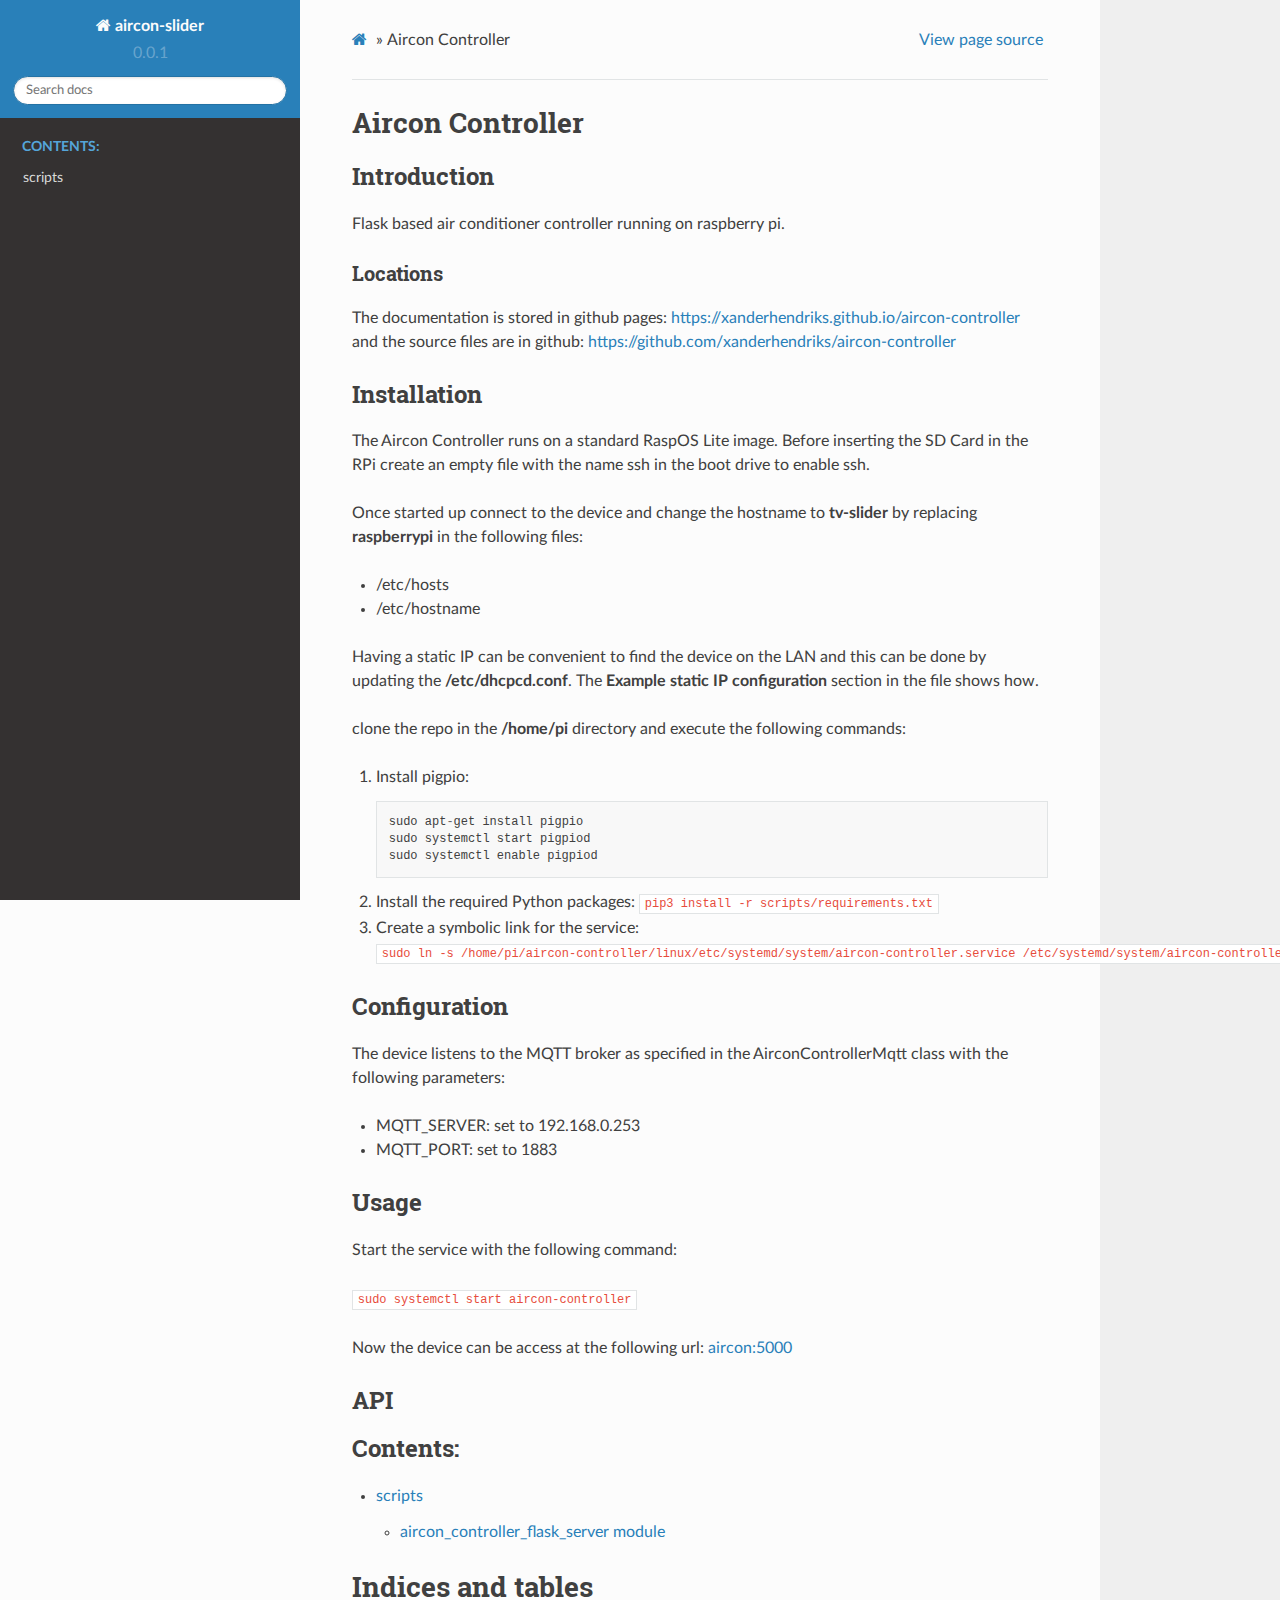
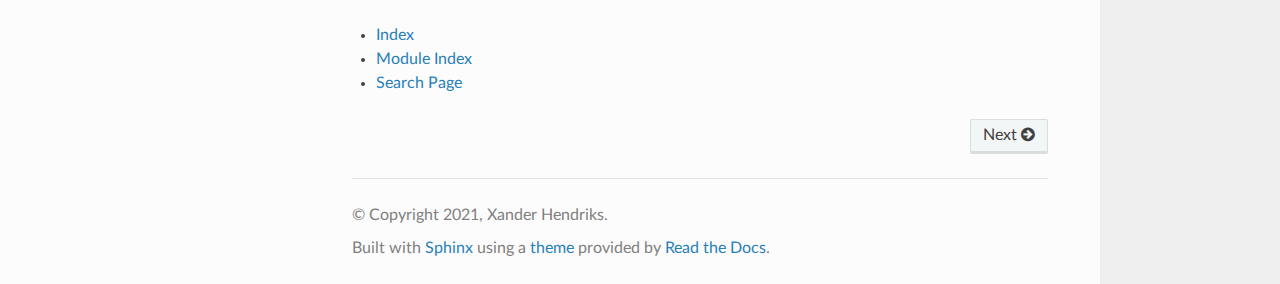
<file: index.html>
<!DOCTYPE html>
<html class="writer-html5" lang="en" >
<head>
  <meta charset="utf-8" />
  
  <meta name="viewport" content="width=device-width, initial-scale=1.0" />
  
  <title>Aircon Controller &mdash; aircon-slider 0.0.1
 documentation</title>
  

  
  <link rel="stylesheet" href="_static/css/theme.css" type="text/css" />
  <link rel="stylesheet" href="_static/pygments.css" type="text/css" />
  <link rel="stylesheet" href="_static/pygments.css" type="text/css" />
  <link rel="stylesheet" href="_static/css/theme.css" type="text/css" />

  
  

  
  

  

  
  <!--[if lt IE 9]>
    <script src="_static/js/html5shiv.min.js"></script>
  <![endif]-->
  
    
      <script type="text/javascript" id="documentation_options" data-url_root="./" src="_static/documentation_options.js"></script>
        <script data-url_root="./" id="documentation_options" src="_static/documentation_options.js"></script>
        <script src="_static/jquery.js"></script>
        <script src="_static/underscore.js"></script>
        <script src="_static/doctools.js"></script>
    
    <script type="text/javascript" src="_static/js/theme.js"></script>

    
    <link rel="index" title="Index" href="genindex.html" />
    <link rel="search" title="Search" href="search.html" />
    <link rel="next" title="scripts" href="apidoc/modules.html" /> 
</head>

<body class="wy-body-for-nav">

   
  <div class="wy-grid-for-nav">
    
    <nav data-toggle="wy-nav-shift" class="wy-nav-side">
      <div class="wy-side-scroll">
        <div class="wy-side-nav-search" >
          

          
            <a href="#" class="icon icon-home"> aircon-slider
          

          
          </a>

          
            
            
              <div class="version">
                0.0.1

              </div>
            
          

          
<div role="search">
  <form id="rtd-search-form" class="wy-form" action="search.html" method="get">
    <input type="text" name="q" placeholder="Search docs" />
    <input type="hidden" name="check_keywords" value="yes" />
    <input type="hidden" name="area" value="default" />
  </form>
</div>

          
        </div>

        
        <div class="wy-menu wy-menu-vertical" data-spy="affix" role="navigation" aria-label="main navigation">
          
            
            
              
            
            
              <p class="caption" role="heading"><span class="caption-text">Contents:</span></p>
<ul>
<li class="toctree-l1"><a class="reference internal" href="apidoc/modules.html">scripts</a></li>
</ul>

            
          
        </div>
        
      </div>
    </nav>

    <section data-toggle="wy-nav-shift" class="wy-nav-content-wrap">

      
      <nav class="wy-nav-top" aria-label="top navigation">
        
          <i data-toggle="wy-nav-top" class="fa fa-bars"></i>
          <a href="#">aircon-slider</a>
        
      </nav>


      <div class="wy-nav-content">
        
        <div class="rst-content">
        
          

















<div role="navigation" aria-label="breadcrumbs navigation">

  <ul class="wy-breadcrumbs">
    
      <li><a href="#" class="icon icon-home"></a> &raquo;</li>
        
      <li>Aircon Controller</li>
    
    
      <li class="wy-breadcrumbs-aside">
        
          
            <a href="_sources/index.rst.txt" rel="nofollow"> View page source</a>
          
        
      </li>
    
  </ul>

  
  <hr/>
</div>
          <div role="main" class="document" itemscope="itemscope" itemtype="http://schema.org/Article">
           <div itemprop="articleBody">
            
  <div class="section" id="aircon-controller">
<h1>Aircon Controller<a class="headerlink" href="#aircon-controller" title="Permalink to this headline">¶</a></h1>
<div class="section" id="introduction">
<h2>Introduction<a class="headerlink" href="#introduction" title="Permalink to this headline">¶</a></h2>
<p>Flask based air conditioner controller running on raspberry pi.</p>
<div class="section" id="locations">
<h3>Locations<a class="headerlink" href="#locations" title="Permalink to this headline">¶</a></h3>
<p>The documentation is stored in github pages: <a class="reference external" href="https://xanderhendriks.github.io/aircon-controller">https://xanderhendriks.github.io/aircon-controller</a> and the source files are in github: <a class="reference external" href="https://github.com/xanderhendriks/aircon-controller">https://github.com/xanderhendriks/aircon-controller</a></p>
</div>
</div>
<div class="section" id="installation">
<h2>Installation<a class="headerlink" href="#installation" title="Permalink to this headline">¶</a></h2>
<p>The Aircon Controller runs on a standard RaspOS Lite image. Before inserting the SD Card in the RPi create an empty file with the name ssh in the boot drive to enable ssh.</p>
<p>Once started up connect to the device and change the hostname to <strong>tv-slider</strong> by replacing <strong>raspberrypi</strong> in the following files:</p>
<ul class="simple">
<li><p>/etc/hosts</p></li>
<li><p>/etc/hostname</p></li>
</ul>
<p>Having a static IP can be convenient to find the device on the LAN and this can be done by updating the <strong>/etc/dhcpcd.conf</strong>. The <strong>Example static IP configuration</strong> section in the file shows how.</p>
<p>clone the repo in the <strong>/home/pi</strong> directory and execute the following commands:</p>
<ol class="arabic">
<li><p>Install pigpio:</p>
<div class="highlight-default notranslate"><div class="highlight"><pre><span></span><span class="n">sudo</span> <span class="n">apt</span><span class="o">-</span><span class="n">get</span> <span class="n">install</span> <span class="n">pigpio</span>
<span class="n">sudo</span> <span class="n">systemctl</span> <span class="n">start</span> <span class="n">pigpiod</span>
<span class="n">sudo</span> <span class="n">systemctl</span> <span class="n">enable</span> <span class="n">pigpiod</span>
</pre></div>
</div>
</li>
<li><p>Install the required Python packages: <code class="docutils literal notranslate"><span class="pre">pip3</span> <span class="pre">install</span> <span class="pre">-r</span> <span class="pre">scripts/requirements.txt</span></code></p></li>
<li><p>Create a symbolic link for the service: <code class="docutils literal notranslate"><span class="pre">sudo</span> <span class="pre">ln</span> <span class="pre">-s</span> <span class="pre">/home/pi/aircon-controller/linux/etc/systemd/system/aircon-controller.service</span> <span class="pre">/etc/systemd/system/aircon-controller.service</span></code></p></li>
</ol>
</div>
<div class="section" id="configuration">
<h2>Configuration<a class="headerlink" href="#configuration" title="Permalink to this headline">¶</a></h2>
<p>The device listens to the MQTT broker as specified in the AirconControllerMqtt class with the following parameters:</p>
<ul class="simple">
<li><p>MQTT_SERVER: set to 192.168.0.253</p></li>
<li><p>MQTT_PORT: set to 1883</p></li>
</ul>
</div>
<div class="section" id="usage">
<h2>Usage<a class="headerlink" href="#usage" title="Permalink to this headline">¶</a></h2>
<p>Start the service with the following command:</p>
<p><code class="docutils literal notranslate"><span class="pre">sudo</span> <span class="pre">systemctl</span> <span class="pre">start</span> <span class="pre">aircon-controller</span></code></p>
<p>Now the device can be access at the following url: <a class="reference external" href="http://aircon:5000">aircon:5000</a></p>
</div>
<div class="section" id="api">
<h2>API<a class="headerlink" href="#api" title="Permalink to this headline">¶</a></h2>
<div class="toctree-wrapper compound">
<p class="caption" role="heading"><span class="caption-text">Contents:</span></p>
<ul>
<li class="toctree-l1"><a class="reference internal" href="apidoc/modules.html">scripts</a><ul>
<li class="toctree-l2"><a class="reference internal" href="apidoc/aircon_controller_flask_server.html">aircon_controller_flask_server module</a></li>
</ul>
</li>
</ul>
</div>
</div>
</div>
<div class="section" id="indices-and-tables">
<h1>Indices and tables<a class="headerlink" href="#indices-and-tables" title="Permalink to this headline">¶</a></h1>
<ul class="simple">
<li><p><a class="reference internal" href="genindex.html"><span class="std std-ref">Index</span></a></p></li>
<li><p><a class="reference internal" href="py-modindex.html"><span class="std std-ref">Module Index</span></a></p></li>
<li><p><a class="reference internal" href="search.html"><span class="std std-ref">Search Page</span></a></p></li>
</ul>
</div>


           </div>
           
          </div>
          <footer>
    <div class="rst-footer-buttons" role="navigation" aria-label="footer navigation">
        <a href="apidoc/modules.html" class="btn btn-neutral float-right" title="scripts" accesskey="n" rel="next">Next <span class="fa fa-arrow-circle-right" aria-hidden="true"></span></a>
    </div>

  <hr/>

  <div role="contentinfo">
    <p>
        &#169; Copyright 2021, Xander Hendriks.

    </p>
  </div>
    
    
    
    Built with <a href="https://www.sphinx-doc.org/">Sphinx</a> using a
    
    <a href="https://github.com/readthedocs/sphinx_rtd_theme">theme</a>
    
    provided by <a href="https://readthedocs.org">Read the Docs</a>. 

</footer>
        </div>
      </div>

    </section>

  </div>
  

  <script type="text/javascript">
      jQuery(function () {
          SphinxRtdTheme.Navigation.enable(true);
      });
  </script>

  
  
    
   

</body>
</html>
</file>
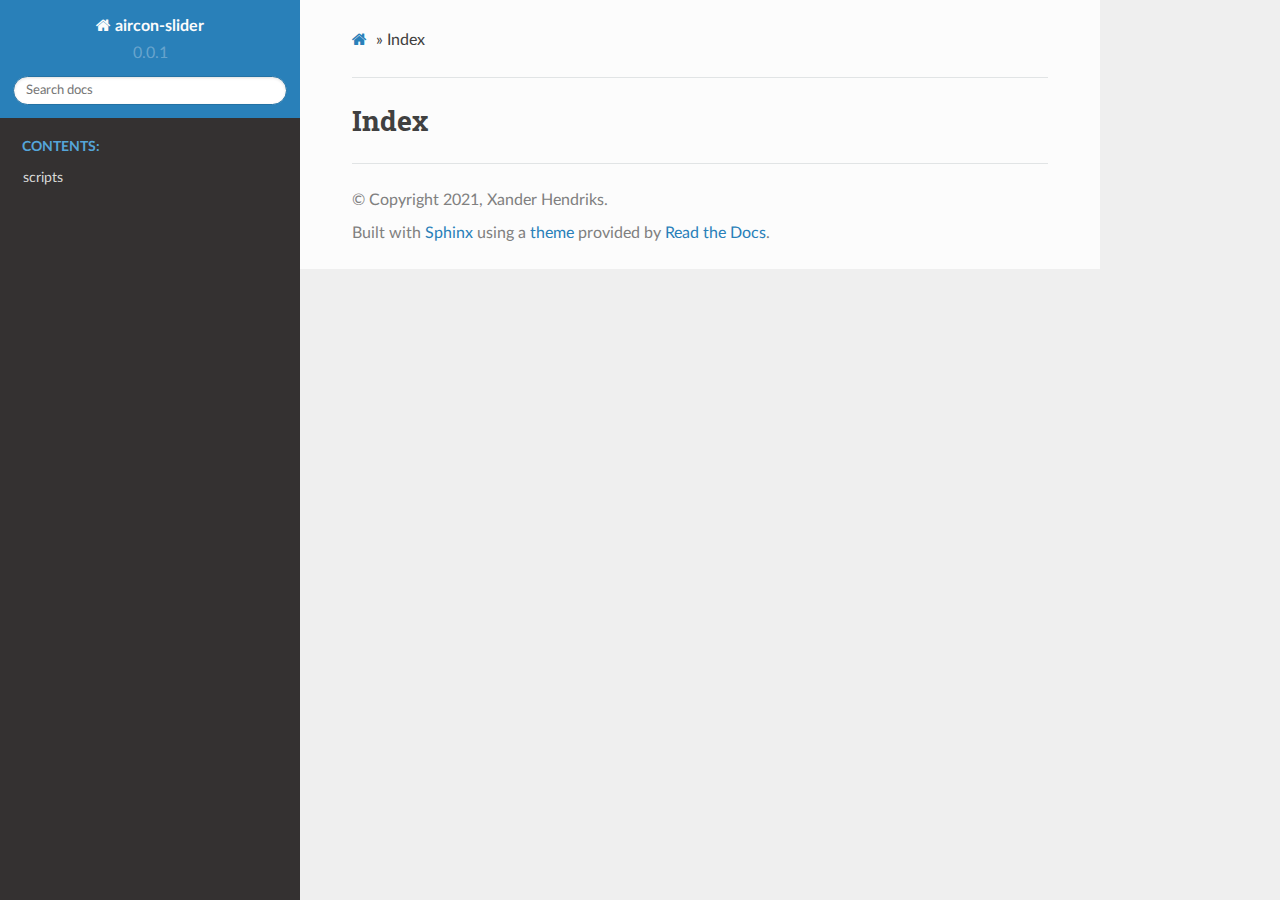
<file: genindex.html>
<!DOCTYPE html>
<html class="writer-html5" lang="en" >
<head>
  <meta charset="utf-8" />
  
  <meta name="viewport" content="width=device-width, initial-scale=1.0" />
  
  <title>Index &mdash; aircon-slider 0.0.1
 documentation</title>
  

  
  <link rel="stylesheet" href="_static/css/theme.css" type="text/css" />
  <link rel="stylesheet" href="_static/pygments.css" type="text/css" />
  <link rel="stylesheet" href="_static/pygments.css" type="text/css" />
  <link rel="stylesheet" href="_static/css/theme.css" type="text/css" />

  
  

  
  

  

  
  <!--[if lt IE 9]>
    <script src="_static/js/html5shiv.min.js"></script>
  <![endif]-->
  
    
      <script type="text/javascript" id="documentation_options" data-url_root="./" src="_static/documentation_options.js"></script>
        <script data-url_root="./" id="documentation_options" src="_static/documentation_options.js"></script>
        <script src="_static/jquery.js"></script>
        <script src="_static/underscore.js"></script>
        <script src="_static/doctools.js"></script>
    
    <script type="text/javascript" src="_static/js/theme.js"></script>

    
    <link rel="index" title="Index" href="#" />
    <link rel="search" title="Search" href="search.html" /> 
</head>

<body class="wy-body-for-nav">

   
  <div class="wy-grid-for-nav">
    
    <nav data-toggle="wy-nav-shift" class="wy-nav-side">
      <div class="wy-side-scroll">
        <div class="wy-side-nav-search" >
          

          
            <a href="index.html" class="icon icon-home"> aircon-slider
          

          
          </a>

          
            
            
              <div class="version">
                0.0.1

              </div>
            
          

          
<div role="search">
  <form id="rtd-search-form" class="wy-form" action="search.html" method="get">
    <input type="text" name="q" placeholder="Search docs" />
    <input type="hidden" name="check_keywords" value="yes" />
    <input type="hidden" name="area" value="default" />
  </form>
</div>

          
        </div>

        
        <div class="wy-menu wy-menu-vertical" data-spy="affix" role="navigation" aria-label="main navigation">
          
            
            
              
            
            
              <p class="caption" role="heading"><span class="caption-text">Contents:</span></p>
<ul>
<li class="toctree-l1"><a class="reference internal" href="apidoc/modules.html">scripts</a></li>
</ul>

            
          
        </div>
        
      </div>
    </nav>

    <section data-toggle="wy-nav-shift" class="wy-nav-content-wrap">

      
      <nav class="wy-nav-top" aria-label="top navigation">
        
          <i data-toggle="wy-nav-top" class="fa fa-bars"></i>
          <a href="index.html">aircon-slider</a>
        
      </nav>


      <div class="wy-nav-content">
        
        <div class="rst-content">
        
          

















<div role="navigation" aria-label="breadcrumbs navigation">

  <ul class="wy-breadcrumbs">
    
      <li><a href="index.html" class="icon icon-home"></a> &raquo;</li>
        
      <li>Index</li>
    
    
      <li class="wy-breadcrumbs-aside">
        
          
        
      </li>
    
  </ul>

  
  <hr/>
</div>
          <div role="main" class="document" itemscope="itemscope" itemtype="http://schema.org/Article">
           <div itemprop="articleBody">
            

<h1 id="index">Index</h1>

<div class="genindex-jumpbox">
 
</div>


           </div>
           
          </div>
          <footer>

  <hr/>

  <div role="contentinfo">
    <p>
        &#169; Copyright 2021, Xander Hendriks.

    </p>
  </div>
    
    
    
    Built with <a href="https://www.sphinx-doc.org/">Sphinx</a> using a
    
    <a href="https://github.com/readthedocs/sphinx_rtd_theme">theme</a>
    
    provided by <a href="https://readthedocs.org">Read the Docs</a>. 

</footer>
        </div>
      </div>

    </section>

  </div>
  

  <script type="text/javascript">
      jQuery(function () {
          SphinxRtdTheme.Navigation.enable(true);
      });
  </script>

  
  
    
   

</body>
</html>
</file>
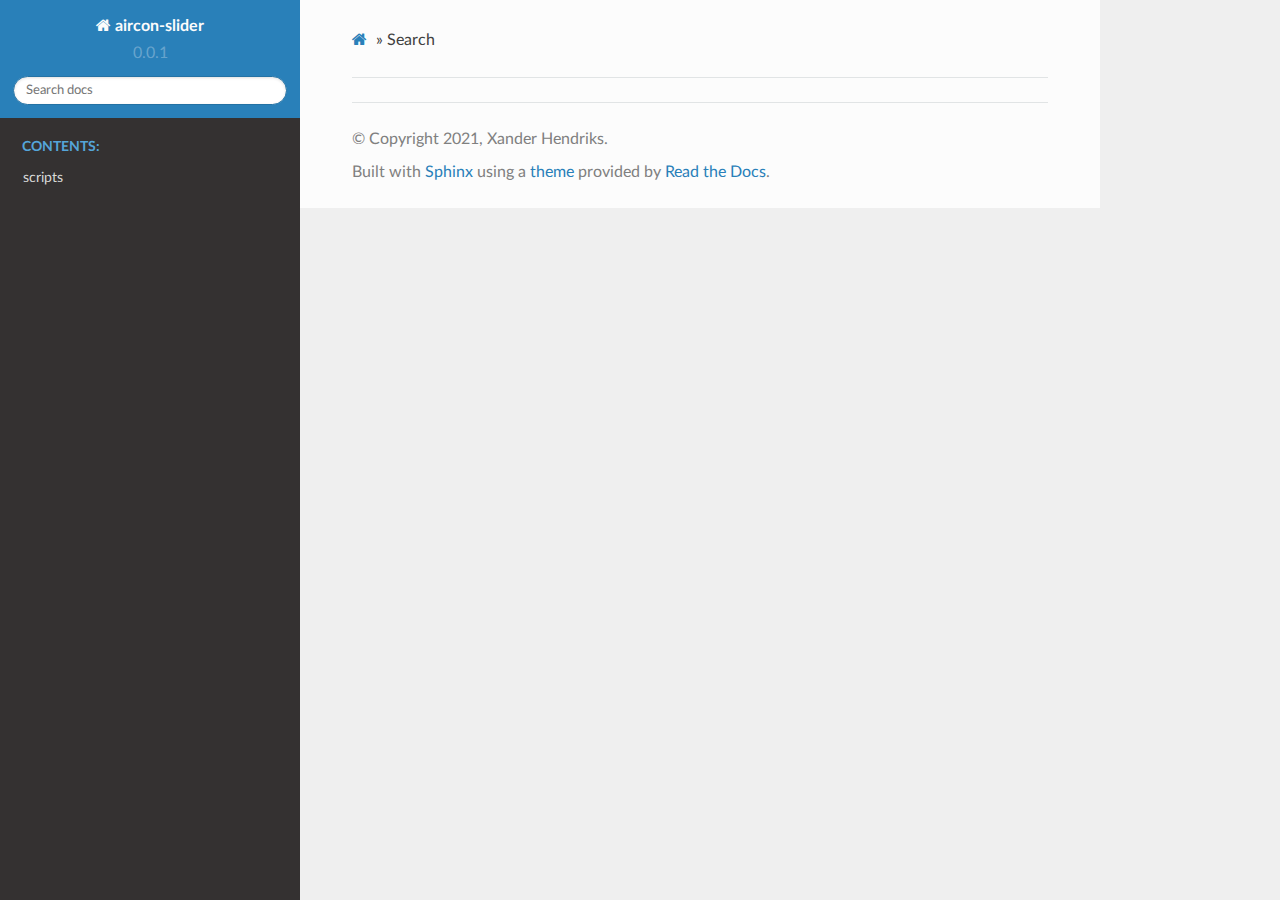
<file: search.html>
<!DOCTYPE html>
<html class="writer-html5" lang="en" >
<head>
  <meta charset="utf-8" />
  
  <meta name="viewport" content="width=device-width, initial-scale=1.0" />
  
  <title>Search &mdash; aircon-slider 0.0.1
 documentation</title>
  

  
  <link rel="stylesheet" href="_static/css/theme.css" type="text/css" />
  <link rel="stylesheet" href="_static/pygments.css" type="text/css" />
  <link rel="stylesheet" href="_static/pygments.css" type="text/css" />
  <link rel="stylesheet" href="_static/css/theme.css" type="text/css" />

  
  

  
  

  

  
    
  <!--[if lt IE 9]>
    <script src="_static/js/html5shiv.min.js"></script>
  <![endif]-->
  
    
      <script type="text/javascript" id="documentation_options" data-url_root="./" src="_static/documentation_options.js"></script>
        <script data-url_root="./" id="documentation_options" src="_static/documentation_options.js"></script>
        <script src="_static/jquery.js"></script>
        <script src="_static/underscore.js"></script>
        <script src="_static/doctools.js"></script>
    
    <script type="text/javascript" src="_static/js/theme.js"></script>

    
    <script type="text/javascript" src="_static/searchtools.js"></script>
    <script type="text/javascript" src="_static/language_data.js"></script>
    <link rel="index" title="Index" href="genindex.html" />
    <link rel="search" title="Search" href="#" /> 
</head>

<body class="wy-body-for-nav">

   
  <div class="wy-grid-for-nav">
    
    <nav data-toggle="wy-nav-shift" class="wy-nav-side">
      <div class="wy-side-scroll">
        <div class="wy-side-nav-search" >
          

          
            <a href="index.html" class="icon icon-home"> aircon-slider
          

          
          </a>

          
            
            
              <div class="version">
                0.0.1

              </div>
            
          

          
<div role="search">
  <form id="rtd-search-form" class="wy-form" action="#" method="get">
    <input type="text" name="q" placeholder="Search docs" />
    <input type="hidden" name="check_keywords" value="yes" />
    <input type="hidden" name="area" value="default" />
  </form>
</div>

          
        </div>

        
        <div class="wy-menu wy-menu-vertical" data-spy="affix" role="navigation" aria-label="main navigation">
          
            
            
              
            
            
              <p class="caption" role="heading"><span class="caption-text">Contents:</span></p>
<ul>
<li class="toctree-l1"><a class="reference internal" href="apidoc/modules.html">scripts</a></li>
</ul>

            
          
        </div>
        
      </div>
    </nav>

    <section data-toggle="wy-nav-shift" class="wy-nav-content-wrap">

      
      <nav class="wy-nav-top" aria-label="top navigation">
        
          <i data-toggle="wy-nav-top" class="fa fa-bars"></i>
          <a href="index.html">aircon-slider</a>
        
      </nav>


      <div class="wy-nav-content">
        
        <div class="rst-content">
        
          

















<div role="navigation" aria-label="breadcrumbs navigation">

  <ul class="wy-breadcrumbs">
    
      <li><a href="index.html" class="icon icon-home"></a> &raquo;</li>
        
      <li>Search</li>
    
    
      <li class="wy-breadcrumbs-aside">
        
      </li>
    
  </ul>

  
  <hr/>
</div>
          <div role="main" class="document" itemscope="itemscope" itemtype="http://schema.org/Article">
           <div itemprop="articleBody">
            
  <noscript>
  <div id="fallback" class="admonition warning">
    <p class="last">
      Please activate JavaScript to enable the search functionality.
    </p>
  </div>
  </noscript>

  
  <div id="search-results">
  
  </div>

           </div>
           
          </div>
          <footer>

  <hr/>

  <div role="contentinfo">
    <p>
        &#169; Copyright 2021, Xander Hendriks.

    </p>
  </div>
    
    
    
    Built with <a href="https://www.sphinx-doc.org/">Sphinx</a> using a
    
    <a href="https://github.com/readthedocs/sphinx_rtd_theme">theme</a>
    
    provided by <a href="https://readthedocs.org">Read the Docs</a>. 

</footer>
        </div>
      </div>

    </section>

  </div>
  

  <script type="text/javascript">
      jQuery(function () {
          SphinxRtdTheme.Navigation.enable(true);
      });
  </script>

  
  
    
  
  <script type="text/javascript">
    jQuery(function() { Search.loadIndex("searchindex.js"); });
  </script>
  
  <script type="text/javascript" id="searchindexloader"></script>
   


</body>
</html>
</file>
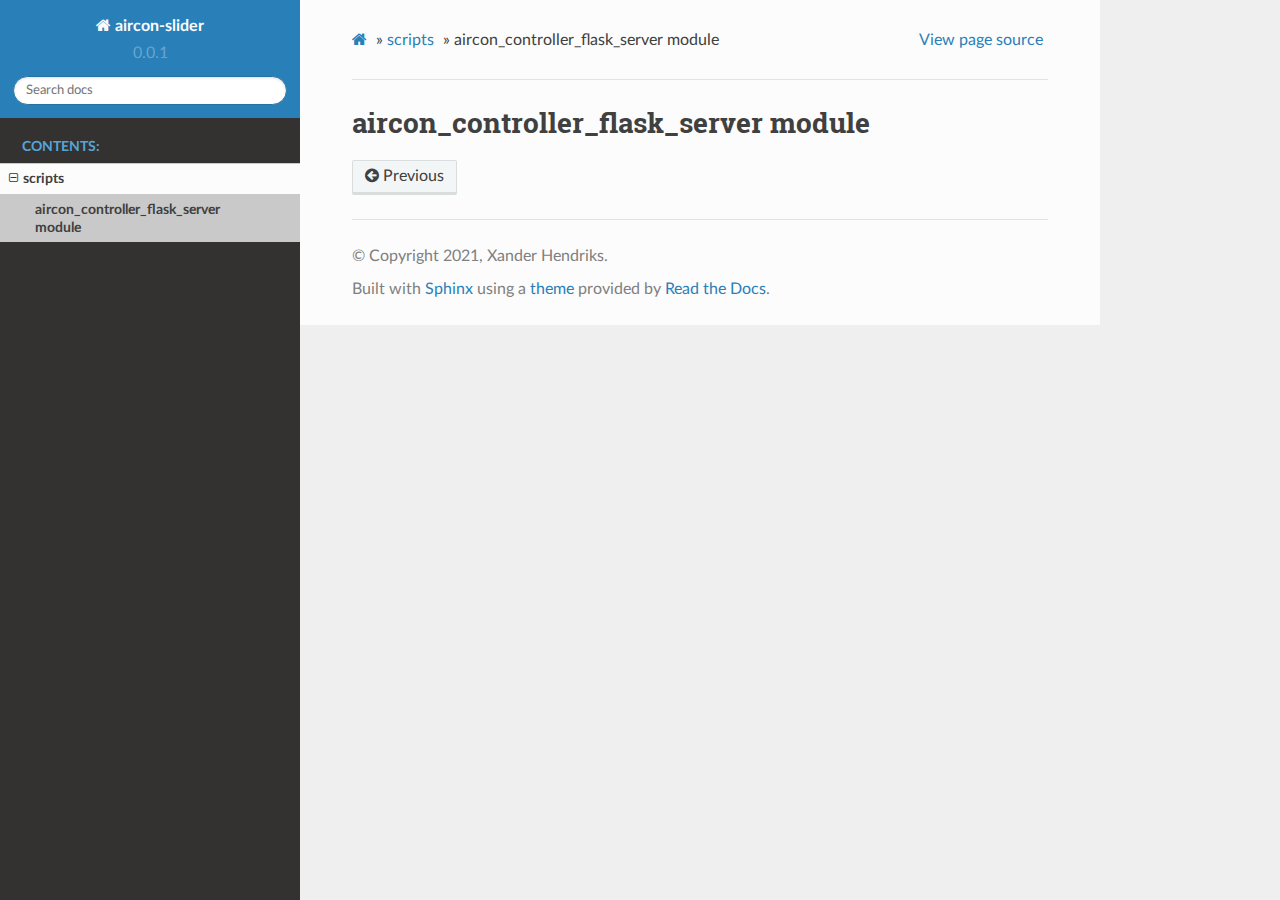
<file: apidoc/aircon_controller_flask_server.html>
<!DOCTYPE html>
<html class="writer-html5" lang="en" >
<head>
  <meta charset="utf-8" />
  
  <meta name="viewport" content="width=device-width, initial-scale=1.0" />
  
  <title>aircon_controller_flask_server module &mdash; aircon-slider 0.0.1
 documentation</title>
  

  
  <link rel="stylesheet" href="../_static/css/theme.css" type="text/css" />
  <link rel="stylesheet" href="../_static/pygments.css" type="text/css" />
  <link rel="stylesheet" href="../_static/pygments.css" type="text/css" />
  <link rel="stylesheet" href="../_static/css/theme.css" type="text/css" />

  
  

  
  

  

  
  <!--[if lt IE 9]>
    <script src="../_static/js/html5shiv.min.js"></script>
  <![endif]-->
  
    
      <script type="text/javascript" id="documentation_options" data-url_root="../" src="../_static/documentation_options.js"></script>
        <script data-url_root="../" id="documentation_options" src="../_static/documentation_options.js"></script>
        <script src="../_static/jquery.js"></script>
        <script src="../_static/underscore.js"></script>
        <script src="../_static/doctools.js"></script>
    
    <script type="text/javascript" src="../_static/js/theme.js"></script>

    
    <link rel="index" title="Index" href="../genindex.html" />
    <link rel="search" title="Search" href="../search.html" />
    <link rel="prev" title="scripts" href="modules.html" /> 
</head>

<body class="wy-body-for-nav">

   
  <div class="wy-grid-for-nav">
    
    <nav data-toggle="wy-nav-shift" class="wy-nav-side">
      <div class="wy-side-scroll">
        <div class="wy-side-nav-search" >
          

          
            <a href="../index.html" class="icon icon-home"> aircon-slider
          

          
          </a>

          
            
            
              <div class="version">
                0.0.1

              </div>
            
          

          
<div role="search">
  <form id="rtd-search-form" class="wy-form" action="../search.html" method="get">
    <input type="text" name="q" placeholder="Search docs" />
    <input type="hidden" name="check_keywords" value="yes" />
    <input type="hidden" name="area" value="default" />
  </form>
</div>

          
        </div>

        
        <div class="wy-menu wy-menu-vertical" data-spy="affix" role="navigation" aria-label="main navigation">
          
            
            
              
            
            
              <p class="caption" role="heading"><span class="caption-text">Contents:</span></p>
<ul class="current">
<li class="toctree-l1 current"><a class="reference internal" href="modules.html">scripts</a><ul class="current">
<li class="toctree-l2 current"><a class="current reference internal" href="#">aircon_controller_flask_server module</a></li>
</ul>
</li>
</ul>

            
          
        </div>
        
      </div>
    </nav>

    <section data-toggle="wy-nav-shift" class="wy-nav-content-wrap">

      
      <nav class="wy-nav-top" aria-label="top navigation">
        
          <i data-toggle="wy-nav-top" class="fa fa-bars"></i>
          <a href="../index.html">aircon-slider</a>
        
      </nav>


      <div class="wy-nav-content">
        
        <div class="rst-content">
        
          

















<div role="navigation" aria-label="breadcrumbs navigation">

  <ul class="wy-breadcrumbs">
    
      <li><a href="../index.html" class="icon icon-home"></a> &raquo;</li>
        
          <li><a href="modules.html">scripts</a> &raquo;</li>
        
      <li>aircon_controller_flask_server module</li>
    
    
      <li class="wy-breadcrumbs-aside">
        
          
            <a href="../_sources/apidoc/aircon_controller_flask_server.rst.txt" rel="nofollow"> View page source</a>
          
        
      </li>
    
  </ul>

  
  <hr/>
</div>
          <div role="main" class="document" itemscope="itemscope" itemtype="http://schema.org/Article">
           <div itemprop="articleBody">
            
  <div class="section" id="aircon-controller-flask-server-module">
<h1>aircon_controller_flask_server module<a class="headerlink" href="#aircon-controller-flask-server-module" title="Permalink to this headline">¶</a></h1>
</div>


           </div>
           
          </div>
          <footer>
    <div class="rst-footer-buttons" role="navigation" aria-label="footer navigation">
        <a href="modules.html" class="btn btn-neutral float-left" title="scripts" accesskey="p" rel="prev"><span class="fa fa-arrow-circle-left" aria-hidden="true"></span> Previous</a>
    </div>

  <hr/>

  <div role="contentinfo">
    <p>
        &#169; Copyright 2021, Xander Hendriks.

    </p>
  </div>
    
    
    
    Built with <a href="https://www.sphinx-doc.org/">Sphinx</a> using a
    
    <a href="https://github.com/readthedocs/sphinx_rtd_theme">theme</a>
    
    provided by <a href="https://readthedocs.org">Read the Docs</a>. 

</footer>
        </div>
      </div>

    </section>

  </div>
  

  <script type="text/javascript">
      jQuery(function () {
          SphinxRtdTheme.Navigation.enable(true);
      });
  </script>

  
  
    
   

</body>
</html>
</file>
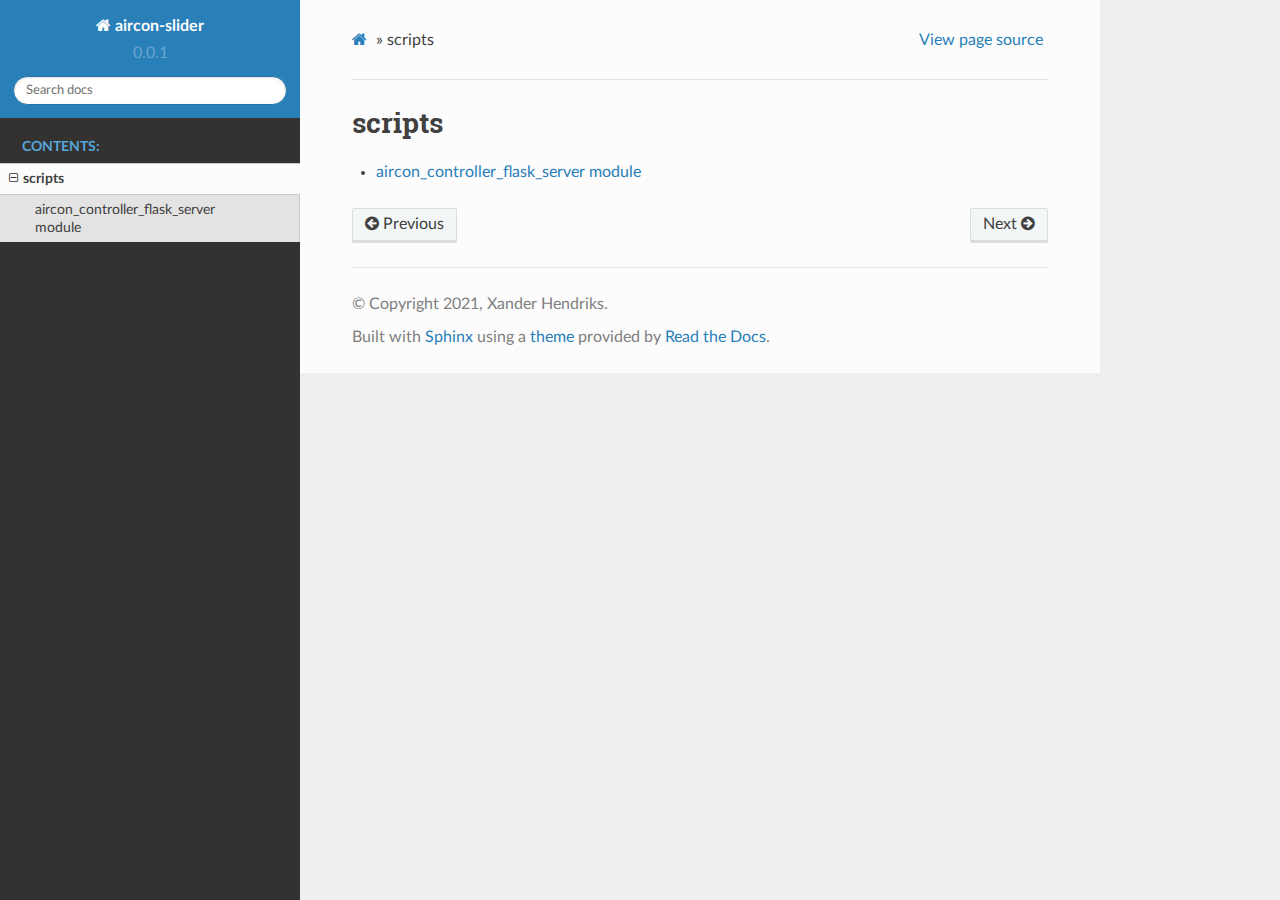
<file: apidoc/modules.html>
<!DOCTYPE html>
<html class="writer-html5" lang="en" >
<head>
  <meta charset="utf-8" />
  
  <meta name="viewport" content="width=device-width, initial-scale=1.0" />
  
  <title>scripts &mdash; aircon-slider 0.0.1
 documentation</title>
  

  
  <link rel="stylesheet" href="../_static/css/theme.css" type="text/css" />
  <link rel="stylesheet" href="../_static/pygments.css" type="text/css" />
  <link rel="stylesheet" href="../_static/pygments.css" type="text/css" />
  <link rel="stylesheet" href="../_static/css/theme.css" type="text/css" />

  
  

  
  

  

  
  <!--[if lt IE 9]>
    <script src="../_static/js/html5shiv.min.js"></script>
  <![endif]-->
  
    
      <script type="text/javascript" id="documentation_options" data-url_root="../" src="../_static/documentation_options.js"></script>
        <script data-url_root="../" id="documentation_options" src="../_static/documentation_options.js"></script>
        <script src="../_static/jquery.js"></script>
        <script src="../_static/underscore.js"></script>
        <script src="../_static/doctools.js"></script>
    
    <script type="text/javascript" src="../_static/js/theme.js"></script>

    
    <link rel="index" title="Index" href="../genindex.html" />
    <link rel="search" title="Search" href="../search.html" />
    <link rel="next" title="aircon_controller_flask_server module" href="aircon_controller_flask_server.html" />
    <link rel="prev" title="Aircon Controller" href="../index.html" /> 
</head>

<body class="wy-body-for-nav">

   
  <div class="wy-grid-for-nav">
    
    <nav data-toggle="wy-nav-shift" class="wy-nav-side">
      <div class="wy-side-scroll">
        <div class="wy-side-nav-search" >
          

          
            <a href="../index.html" class="icon icon-home"> aircon-slider
          

          
          </a>

          
            
            
              <div class="version">
                0.0.1

              </div>
            
          

          
<div role="search">
  <form id="rtd-search-form" class="wy-form" action="../search.html" method="get">
    <input type="text" name="q" placeholder="Search docs" />
    <input type="hidden" name="check_keywords" value="yes" />
    <input type="hidden" name="area" value="default" />
  </form>
</div>

          
        </div>

        
        <div class="wy-menu wy-menu-vertical" data-spy="affix" role="navigation" aria-label="main navigation">
          
            
            
              
            
            
              <p class="caption" role="heading"><span class="caption-text">Contents:</span></p>
<ul class="current">
<li class="toctree-l1 current"><a class="current reference internal" href="#">scripts</a><ul>
<li class="toctree-l2"><a class="reference internal" href="aircon_controller_flask_server.html">aircon_controller_flask_server module</a></li>
</ul>
</li>
</ul>

            
          
        </div>
        
      </div>
    </nav>

    <section data-toggle="wy-nav-shift" class="wy-nav-content-wrap">

      
      <nav class="wy-nav-top" aria-label="top navigation">
        
          <i data-toggle="wy-nav-top" class="fa fa-bars"></i>
          <a href="../index.html">aircon-slider</a>
        
      </nav>


      <div class="wy-nav-content">
        
        <div class="rst-content">
        
          

















<div role="navigation" aria-label="breadcrumbs navigation">

  <ul class="wy-breadcrumbs">
    
      <li><a href="../index.html" class="icon icon-home"></a> &raquo;</li>
        
      <li>scripts</li>
    
    
      <li class="wy-breadcrumbs-aside">
        
          
            <a href="../_sources/apidoc/modules.rst.txt" rel="nofollow"> View page source</a>
          
        
      </li>
    
  </ul>

  
  <hr/>
</div>
          <div role="main" class="document" itemscope="itemscope" itemtype="http://schema.org/Article">
           <div itemprop="articleBody">
            
  <div class="section" id="scripts">
<h1>scripts<a class="headerlink" href="#scripts" title="Permalink to this headline">¶</a></h1>
<div class="toctree-wrapper compound">
<ul>
<li class="toctree-l1"><a class="reference internal" href="aircon_controller_flask_server.html">aircon_controller_flask_server module</a></li>
</ul>
</div>
</div>


           </div>
           
          </div>
          <footer>
    <div class="rst-footer-buttons" role="navigation" aria-label="footer navigation">
        <a href="aircon_controller_flask_server.html" class="btn btn-neutral float-right" title="aircon_controller_flask_server module" accesskey="n" rel="next">Next <span class="fa fa-arrow-circle-right" aria-hidden="true"></span></a>
        <a href="../index.html" class="btn btn-neutral float-left" title="Aircon Controller" accesskey="p" rel="prev"><span class="fa fa-arrow-circle-left" aria-hidden="true"></span> Previous</a>
    </div>

  <hr/>

  <div role="contentinfo">
    <p>
        &#169; Copyright 2021, Xander Hendriks.

    </p>
  </div>
    
    
    
    Built with <a href="https://www.sphinx-doc.org/">Sphinx</a> using a
    
    <a href="https://github.com/readthedocs/sphinx_rtd_theme">theme</a>
    
    provided by <a href="https://readthedocs.org">Read the Docs</a>. 

</footer>
        </div>
      </div>

    </section>

  </div>
  

  <script type="text/javascript">
      jQuery(function () {
          SphinxRtdTheme.Navigation.enable(true);
      });
  </script>

  
  
    
   

</body>
</html>
</file>
<file: _static/css/theme.css>
html{box-sizing:border-box}*,:after,:before{box-sizing:inherit}article,aside,details,figcaption,figure,footer,header,hgroup,nav,section{display:block}audio,canvas,video{display:inline-block;*display:inline;*zoom:1}[hidden],audio:not([controls]){display:none}*{-webkit-box-sizing:border-box;-moz-box-sizing:border-box;box-sizing:border-box}html{font-size:100%;-webkit-text-size-adjust:100%;-ms-text-size-adjust:100%}body{margin:0}a:active,a:hover{outline:0}abbr[title]{border-bottom:1px dotted}b,strong{font-weight:700}blockquote{margin:0}dfn{font-style:italic}ins{background:#ff9;text-decoration:none}ins,mark{color:#000}mark{background:#ff0;font-style:italic;font-weight:700}.rst-content code,.rst-content tt,code,kbd,pre,samp{font-family:monospace,serif;_font-family:courier new,monospace;font-size:1em}pre{white-space:pre}q{quotes:none}q:after,q:before{content:"";content:none}small{font-size:85%}sub,sup{font-size:75%;line-height:0;position:relative;vertical-align:baseline}sup{top:-.5em}sub{bottom:-.25em}dl,ol,ul{margin:0;padding:0;list-style:none;list-style-image:none}li{list-style:none}dd{margin:0}img{border:0;-ms-interpolation-mode:bicubic;vertical-align:middle;max-width:100%}svg:not(:root){overflow:hidden}figure,form{margin:0}label{cursor:pointer}button,input,select,textarea{font-size:100%;margin:0;vertical-align:baseline;*vertical-align:middle}button,input{line-height:normal}button,input[type=button],input[type=reset],input[type=submit]{cursor:pointer;-webkit-appearance:button;*overflow:visible}button[disabled],input[disabled]{cursor:default}input[type=search]{-webkit-appearance:textfield;-moz-box-sizing:content-box;-webkit-box-sizing:content-box;box-sizing:content-box}textarea{resize:vertical}table{border-collapse:collapse;border-spacing:0}td{vertical-align:top}.chromeframe{margin:.2em 0;background:#ccc;color:#000;padding:.2em 0}.ir{display:block;border:0;text-indent:-999em;overflow:hidden;background-color:transparent;background-repeat:no-repeat;text-align:left;direction:ltr;*line-height:0}.ir br{display:none}.hidden{display:none!important;visibility:hidden}.visuallyhidden{border:0;clip:rect(0 0 0 0);height:1px;margin:-1px;overflow:hidden;padding:0;position:absolute;width:1px}.visuallyhidden.focusable:active,.visuallyhidden.focusable:focus{clip:auto;height:auto;margin:0;overflow:visible;position:static;width:auto}.invisible{visibility:hidden}.relative{position:relative}big,small{font-size:100%}@media print{body,html,section{background:none!important}*{box-shadow:none!important;text-shadow:none!important;filter:none!important;-ms-filter:none!important}a,a:visited{text-decoration:underline}.ir a:after,a[href^="#"]:after,a[href^="javascript:"]:after{content:""}blockquote,pre{page-break-inside:avoid}thead{display:table-header-group}img,tr{page-break-inside:avoid}img{max-width:100%!important}@page{margin:.5cm}.rst-content .toctree-wrapper>p.caption,h2,h3,p{orphans:3;widows:3}.rst-content .toctree-wrapper>p.caption,h2,h3{page-break-after:avoid}}.btn,.fa:before,.icon:before,.rst-content .admonition,.rst-content .admonition-title:before,.rst-content .admonition-todo,.rst-content .attention,.rst-content .caution,.rst-content .code-block-caption .headerlink:before,.rst-content .danger,.rst-content .error,.rst-content .hint,.rst-content .important,.rst-content .note,.rst-content .seealso,.rst-content .tip,.rst-content .warning,.rst-content code.download span:first-child:before,.rst-content dl dt .headerlink:before,.rst-content h1 .headerlink:before,.rst-content h2 .headerlink:before,.rst-content h3 .headerlink:before,.rst-content h4 .headerlink:before,.rst-content h5 .headerlink:before,.rst-content h6 .headerlink:before,.rst-content p.caption .headerlink:before,.rst-content table>caption .headerlink:before,.rst-content tt.download span:first-child:before,.wy-alert,.wy-dropdown .caret:before,.wy-inline-validate.wy-inline-validate-danger .wy-input-context:before,.wy-inline-validate.wy-inline-validate-info .wy-input-context:before,.wy-inline-validate.wy-inline-validate-success .wy-input-context:before,.wy-inline-validate.wy-inline-validate-warning .wy-input-context:before,.wy-menu-vertical li.current>a,.wy-menu-vertical li.current>a span.toctree-expand:before,.wy-menu-vertical li.on a,.wy-menu-vertical li.on a span.toctree-expand:before,.wy-menu-vertical li span.toctree-expand:before,.wy-nav-top a,.wy-side-nav-search .wy-dropdown>a,.wy-side-nav-search>a,input[type=color],input[type=date],input[type=datetime-local],input[type=datetime],input[type=email],input[type=month],input[type=number],input[type=password],input[type=search],input[type=tel],input[type=text],input[type=time],input[type=url],input[type=week],select,textarea{-webkit-font-smoothing:antialiased}.clearfix{*zoom:1}.clearfix:after,.clearfix:before{display:table;content:""}.clearfix:after{clear:both}/*!
 *  Font Awesome 4.7.0 by @davegandy - http://fontawesome.io - @fontawesome
 *  License - http://fontawesome.io/license (Font: SIL OFL 1.1, CSS: MIT License)
 */@font-face{font-family:FontAwesome;src:url(fonts/fontawesome-webfont.eot?674f50d287a8c48dc19ba404d20fe713);src:url(fonts/fontawesome-webfont.eot?674f50d287a8c48dc19ba404d20fe713?#iefix&v=4.7.0) format("embedded-opentype"),url(fonts/fontawesome-webfont.woff2?af7ae505a9eed503f8b8e6982036873e) format("woff2"),url(fonts/fontawesome-webfont.woff?fee66e712a8a08eef5805a46892932ad) format("woff"),url(fonts/fontawesome-webfont.ttf?b06871f281fee6b241d60582ae9369b9) format("truetype"),url(fonts/fontawesome-webfont.svg?912ec66d7572ff821749319396470bde#fontawesomeregular) format("svg");font-weight:400;font-style:normal}.fa,.icon,.rst-content .admonition-title,.rst-content .code-block-caption .headerlink,.rst-content code.download span:first-child,.rst-content dl dt .headerlink,.rst-content h1 .headerlink,.rst-content h2 .headerlink,.rst-content h3 .headerlink,.rst-content h4 .headerlink,.rst-content h5 .headerlink,.rst-content h6 .headerlink,.rst-content p.caption .headerlink,.rst-content table>caption .headerlink,.rst-content tt.download span:first-child,.wy-menu-vertical li.current>a span.toctree-expand,.wy-menu-vertical li.on a span.toctree-expand,.wy-menu-vertical li span.toctree-expand{display:inline-block;font:normal normal normal 14px/1 FontAwesome;font-size:inherit;text-rendering:auto;-webkit-font-smoothing:antialiased;-moz-osx-font-smoothing:grayscale}.fa-lg{font-size:1.33333em;line-height:.75em;vertical-align:-15%}.fa-2x{font-size:2em}.fa-3x{font-size:3em}.fa-4x{font-size:4em}.fa-5x{font-size:5em}.fa-fw{width:1.28571em;text-align:center}.fa-ul{padding-left:0;margin-left:2.14286em;list-style-type:none}.fa-ul>li{position:relative}.fa-li{position:absolute;left:-2.14286em;width:2.14286em;top:.14286em;text-align:center}.fa-li.fa-lg{left:-1.85714em}.fa-border{padding:.2em .25em .15em;border:.08em solid #eee;border-radius:.1em}.fa-pull-left{float:left}.fa-pull-right{float:right}.fa-pull-left.icon,.fa.fa-pull-left,.rst-content .code-block-caption .fa-pull-left.headerlink,.rst-content .fa-pull-left.admonition-title,.rst-content code.download span.fa-pull-left:first-child,.rst-content dl dt .fa-pull-left.headerlink,.rst-content h1 .fa-pull-left.headerlink,.rst-content h2 .fa-pull-left.headerlink,.rst-content h3 .fa-pull-left.headerlink,.rst-content h4 .fa-pull-left.headerlink,.rst-content h5 .fa-pull-left.headerlink,.rst-content h6 .fa-pull-left.headerlink,.rst-content p.caption .fa-pull-left.headerlink,.rst-content table>caption .fa-pull-left.headerlink,.rst-content tt.download span.fa-pull-left:first-child,.wy-menu-vertical li.current>a span.fa-pull-left.toctree-expand,.wy-menu-vertical li.on a span.fa-pull-left.toctree-expand,.wy-menu-vertical li span.fa-pull-left.toctree-expand{margin-right:.3em}.fa-pull-right.icon,.fa.fa-pull-right,.rst-content .code-block-caption .fa-pull-right.headerlink,.rst-content .fa-pull-right.admonition-title,.rst-content code.download span.fa-pull-right:first-child,.rst-content dl dt .fa-pull-right.headerlink,.rst-content h1 .fa-pull-right.headerlink,.rst-content h2 .fa-pull-right.headerlink,.rst-content h3 .fa-pull-right.headerlink,.rst-content h4 .fa-pull-right.headerlink,.rst-content h5 .fa-pull-right.headerlink,.rst-content h6 .fa-pull-right.headerlink,.rst-content p.caption .fa-pull-right.headerlink,.rst-content table>caption .fa-pull-right.headerlink,.rst-content tt.download span.fa-pull-right:first-child,.wy-menu-vertical li.current>a span.fa-pull-right.toctree-expand,.wy-menu-vertical li.on a span.fa-pull-right.toctree-expand,.wy-menu-vertical li span.fa-pull-right.toctree-expand{margin-left:.3em}.pull-right{float:right}.pull-left{float:left}.fa.pull-left,.pull-left.icon,.rst-content .code-block-caption .pull-left.headerlink,.rst-content .pull-left.admonition-title,.rst-content code.download span.pull-left:first-child,.rst-content dl dt .pull-left.headerlink,.rst-content h1 .pull-left.headerlink,.rst-content h2 .pull-left.headerlink,.rst-content h3 .pull-left.headerlink,.rst-content h4 .pull-left.headerlink,.rst-content h5 .pull-left.headerlink,.rst-content h6 .pull-left.headerlink,.rst-content p.caption .pull-left.headerlink,.rst-content table>caption .pull-left.headerlink,.rst-content tt.download span.pull-left:first-child,.wy-menu-vertical li.current>a span.pull-left.toctree-expand,.wy-menu-vertical li.on a span.pull-left.toctree-expand,.wy-menu-vertical li span.pull-left.toctree-expand{margin-right:.3em}.fa.pull-right,.pull-right.icon,.rst-content .code-block-caption .pull-right.headerlink,.rst-content .pull-right.admonition-title,.rst-content code.download span.pull-right:first-child,.rst-content dl dt .pull-right.headerlink,.rst-content h1 .pull-right.headerlink,.rst-content h2 .pull-right.headerlink,.rst-content h3 .pull-right.headerlink,.rst-content h4 .pull-right.headerlink,.rst-content h5 .pull-right.headerlink,.rst-content h6 .pull-right.headerlink,.rst-content p.caption .pull-right.headerlink,.rst-content table>caption .pull-right.headerlink,.rst-content tt.download span.pull-right:first-child,.wy-menu-vertical li.current>a span.pull-right.toctree-expand,.wy-menu-vertical li.on a span.pull-right.toctree-expand,.wy-menu-vertical li span.pull-right.toctree-expand{margin-left:.3em}.fa-spin{-webkit-animation:fa-spin 2s linear infinite;animation:fa-spin 2s linear infinite}.fa-pulse{-webkit-animation:fa-spin 1s steps(8) infinite;animation:fa-spin 1s steps(8) infinite}@-webkit-keyframes fa-spin{0%{-webkit-transform:rotate(0deg);transform:rotate(0deg)}to{-webkit-transform:rotate(359deg);transform:rotate(359deg)}}@keyframes fa-spin{0%{-webkit-transform:rotate(0deg);transform:rotate(0deg)}to{-webkit-transform:rotate(359deg);transform:rotate(359deg)}}.fa-rotate-90{-ms-filter:"progid:DXImageTransform.Microsoft.BasicImage(rotation=1)";-webkit-transform:rotate(90deg);-ms-transform:rotate(90deg);transform:rotate(90deg)}.fa-rotate-180{-ms-filter:"progid:DXImageTransform.Microsoft.BasicImage(rotation=2)";-webkit-transform:rotate(180deg);-ms-transform:rotate(180deg);transform:rotate(180deg)}.fa-rotate-270{-ms-filter:"progid:DXImageTransform.Microsoft.BasicImage(rotation=3)";-webkit-transform:rotate(270deg);-ms-transform:rotate(270deg);transform:rotate(270deg)}.fa-flip-horizontal{-ms-filter:"progid:DXImageTransform.Microsoft.BasicImage(rotation=0, mirror=1)";-webkit-transform:scaleX(-1);-ms-transform:scaleX(-1);transform:scaleX(-1)}.fa-flip-vertical{-ms-filter:"progid:DXImageTransform.Microsoft.BasicImage(rotation=2, mirror=1)";-webkit-transform:scaleY(-1);-ms-transform:scaleY(-1);transform:scaleY(-1)}:root .fa-flip-horizontal,:root .fa-flip-vertical,:root .fa-rotate-90,:root .fa-rotate-180,:root .fa-rotate-270{filter:none}.fa-stack{position:relative;display:inline-block;width:2em;height:2em;line-height:2em;vertical-align:middle}.fa-stack-1x,.fa-stack-2x{position:absolute;left:0;width:100%;text-align:center}.fa-stack-1x{line-height:inherit}.fa-stack-2x{font-size:2em}.fa-inverse{color:#fff}.fa-glass:before{content:""}.fa-music:before{content:""}.fa-search:before,.icon-search:before{content:""}.fa-envelope-o:before{content:""}.fa-heart:before{content:""}.fa-star:before{content:""}.fa-star-o:before{content:""}.fa-user:before{content:""}.fa-film:before{content:""}.fa-th-large:before{content:""}.fa-th:before{content:""}.fa-th-list:before{content:""}.fa-check:before{content:""}.fa-close:before,.fa-remove:before,.fa-times:before{content:""}.fa-search-plus:before{content:""}.fa-search-minus:before{content:""}.fa-power-off:before{content:""}.fa-signal:before{content:""}.fa-cog:before,.fa-gear:before{content:""}.fa-trash-o:before{content:""}.fa-home:before,.icon-home:before{content:""}.fa-file-o:before{content:""}.fa-clock-o:before{content:""}.fa-road:before{content:""}.fa-download:before,.rst-content code.download span:first-child:before,.rst-content tt.download span:first-child:before{content:""}.fa-arrow-circle-o-down:before{content:""}.fa-arrow-circle-o-up:before{content:""}.fa-inbox:before{content:""}.fa-play-circle-o:before{content:""}.fa-repeat:before,.fa-rotate-right:before{content:""}.fa-refresh:before{content:""}.fa-list-alt:before{content:""}.fa-lock:before{content:""}.fa-flag:before{content:""}.fa-headphones:before{content:""}.fa-volume-off:before{content:""}.fa-volume-down:before{content:""}.fa-volume-up:before{content:""}.fa-qrcode:before{content:""}.fa-barcode:before{content:""}.fa-tag:before{content:""}.fa-tags:before{content:""}.fa-book:before,.icon-book:before{content:""}.fa-bookmark:before{content:""}.fa-print:before{content:""}.fa-camera:before{content:""}.fa-font:before{content:""}.fa-bold:before{content:""}.fa-italic:before{content:""}.fa-text-height:before{content:""}.fa-text-width:before{content:""}.fa-align-left:before{content:""}.fa-align-center:before{content:""}.fa-align-right:before{content:""}.fa-align-justify:before{content:""}.fa-list:before{content:""}.fa-dedent:before,.fa-outdent:before{content:""}.fa-indent:before{content:""}.fa-video-camera:before{content:""}.fa-image:before,.fa-photo:before,.fa-picture-o:before{content:""}.fa-pencil:before{content:""}.fa-map-marker:before{content:""}.fa-adjust:before{content:""}.fa-tint:before{content:""}.fa-edit:before,.fa-pencil-square-o:before{content:""}.fa-share-square-o:before{content:""}.fa-check-square-o:before{content:""}.fa-arrows:before{content:""}.fa-step-backward:before{content:""}.fa-fast-backward:before{content:""}.fa-backward:before{content:""}.fa-play:before{content:""}.fa-pause:before{content:""}.fa-stop:before{content:""}.fa-forward:before{content:""}.fa-fast-forward:before{content:""}.fa-step-forward:before{content:""}.fa-eject:before{content:""}.fa-chevron-left:before{content:""}.fa-chevron-right:before{content:""}.fa-plus-circle:before{content:""}.fa-minus-circle:before{content:""}.fa-times-circle:before,.wy-inline-validate.wy-inline-validate-danger .wy-input-context:before{content:""}.fa-check-circle:before,.wy-inline-validate.wy-inline-validate-success .wy-input-context:before{content:""}.fa-question-circle:before{content:""}.fa-info-circle:before{content:""}.fa-crosshairs:before{content:""}.fa-times-circle-o:before{content:""}.fa-check-circle-o:before{content:""}.fa-ban:before{content:""}.fa-arrow-left:before{content:""}.fa-arrow-right:before{content:""}.fa-arrow-up:before{content:""}.fa-arrow-down:before{content:""}.fa-mail-forward:before,.fa-share:before{content:""}.fa-expand:before{content:""}.fa-compress:before{content:""}.fa-plus:before{content:""}.fa-minus:before{content:""}.fa-asterisk:before{content:""}.fa-exclamation-circle:before,.rst-content .admonition-title:before,.wy-inline-validate.wy-inline-validate-info .wy-input-context:before,.wy-inline-validate.wy-inline-validate-warning .wy-input-context:before{content:""}.fa-gift:before{content:""}.fa-leaf:before{content:""}.fa-fire:before,.icon-fire:before{content:""}.fa-eye:before{content:""}.fa-eye-slash:before{content:""}.fa-exclamation-triangle:before,.fa-warning:before{content:""}.fa-plane:before{content:""}.fa-calendar:before{content:""}.fa-random:before{content:""}.fa-comment:before{content:""}.fa-magnet:before{content:""}.fa-chevron-up:before{content:""}.fa-chevron-down:before{content:""}.fa-retweet:before{content:""}.fa-shopping-cart:before{content:""}.fa-folder:before{content:""}.fa-folder-open:before{content:""}.fa-arrows-v:before{content:""}.fa-arrows-h:before{content:""}.fa-bar-chart-o:before,.fa-bar-chart:before{content:""}.fa-twitter-square:before{content:""}.fa-facebook-square:before{content:""}.fa-camera-retro:before{content:""}.fa-key:before{content:""}.fa-cogs:before,.fa-gears:before{content:""}.fa-comments:before{content:""}.fa-thumbs-o-up:before{content:""}.fa-thumbs-o-down:before{content:""}.fa-star-half:before{content:""}.fa-heart-o:before{content:""}.fa-sign-out:before{content:""}.fa-linkedin-square:before{content:""}.fa-thumb-tack:before{content:""}.fa-external-link:before{content:""}.fa-sign-in:before{content:""}.fa-trophy:before{content:""}.fa-github-square:before{content:""}.fa-upload:before{content:""}.fa-lemon-o:before{content:""}.fa-phone:before{content:""}.fa-square-o:before{content:""}.fa-bookmark-o:before{content:""}.fa-phone-square:before{content:""}.fa-twitter:before{content:""}.fa-facebook-f:before,.fa-facebook:before{content:""}.fa-github:before,.icon-github:before{content:""}.fa-unlock:before{content:""}.fa-credit-card:before{content:""}.fa-feed:before,.fa-rss:before{content:""}.fa-hdd-o:before{content:""}.fa-bullhorn:before{content:""}.fa-bell:before{content:""}.fa-certificate:before{content:""}.fa-hand-o-right:before{content:""}.fa-hand-o-left:before{content:""}.fa-hand-o-up:before{content:""}.fa-hand-o-down:before{content:""}.fa-arrow-circle-left:before,.icon-circle-arrow-left:before{content:""}.fa-arrow-circle-right:before,.icon-circle-arrow-right:before{content:""}.fa-arrow-circle-up:before{content:""}.fa-arrow-circle-down:before{content:""}.fa-globe:before{content:""}.fa-wrench:before{content:""}.fa-tasks:before{content:""}.fa-filter:before{content:""}.fa-briefcase:before{content:""}.fa-arrows-alt:before{content:""}.fa-group:before,.fa-users:before{content:""}.fa-chain:before,.fa-link:before,.icon-link:before{content:""}.fa-cloud:before{content:""}.fa-flask:before{content:""}.fa-cut:before,.fa-scissors:before{content:""}.fa-copy:before,.fa-files-o:before{content:""}.fa-paperclip:before{content:""}.fa-floppy-o:before,.fa-save:before{content:""}.fa-square:before{content:""}.fa-bars:before,.fa-navicon:before,.fa-reorder:before{content:""}.fa-list-ul:before{content:""}.fa-list-ol:before{content:""}.fa-strikethrough:before{content:""}.fa-underline:before{content:""}.fa-table:before{content:""}.fa-magic:before{content:""}.fa-truck:before{content:""}.fa-pinterest:before{content:""}.fa-pinterest-square:before{content:""}.fa-google-plus-square:before{content:""}.fa-google-plus:before{content:""}.fa-money:before{content:""}.fa-caret-down:before,.icon-caret-down:before,.wy-dropdown .caret:before{content:""}.fa-caret-up:before{content:""}.fa-caret-left:before{content:""}.fa-caret-right:before{content:""}.fa-columns:before{content:""}.fa-sort:before,.fa-unsorted:before{content:""}.fa-sort-desc:before,.fa-sort-down:before{content:""}.fa-sort-asc:before,.fa-sort-up:before{content:""}.fa-envelope:before{content:""}.fa-linkedin:before{content:""}.fa-rotate-left:before,.fa-undo:before{content:""}.fa-gavel:before,.fa-legal:before{content:""}.fa-dashboard:before,.fa-tachometer:before{content:""}.fa-comment-o:before{content:""}.fa-comments-o:before{content:""}.fa-bolt:before,.fa-flash:before{content:""}.fa-sitemap:before{content:""}.fa-umbrella:before{content:""}.fa-clipboard:before,.fa-paste:before{content:""}.fa-lightbulb-o:before{content:""}.fa-exchange:before{content:""}.fa-cloud-download:before{content:""}.fa-cloud-upload:before{content:""}.fa-user-md:before{content:""}.fa-stethoscope:before{content:""}.fa-suitcase:before{content:""}.fa-bell-o:before{content:""}.fa-coffee:before{content:""}.fa-cutlery:before{content:""}.fa-file-text-o:before{content:""}.fa-building-o:before{content:""}.fa-hospital-o:before{content:""}.fa-ambulance:before{content:""}.fa-medkit:before{content:""}.fa-fighter-jet:before{content:""}.fa-beer:before{content:""}.fa-h-square:before{content:""}.fa-plus-square:before{content:""}.fa-angle-double-left:before{content:""}.fa-angle-double-right:before{content:""}.fa-angle-double-up:before{content:""}.fa-angle-double-down:before{content:""}.fa-angle-left:before{content:""}.fa-angle-right:before{content:""}.fa-angle-up:before{content:""}.fa-angle-down:before{content:""}.fa-desktop:before{content:""}.fa-laptop:before{content:""}.fa-tablet:before{content:""}.fa-mobile-phone:before,.fa-mobile:before{content:""}.fa-circle-o:before{content:""}.fa-quote-left:before{content:""}.fa-quote-right:before{content:""}.fa-spinner:before{content:""}.fa-circle:before{content:""}.fa-mail-reply:before,.fa-reply:before{content:""}.fa-github-alt:before{content:""}.fa-folder-o:before{content:""}.fa-folder-open-o:before{content:""}.fa-smile-o:before{content:""}.fa-frown-o:before{content:""}.fa-meh-o:before{content:""}.fa-gamepad:before{content:""}.fa-keyboard-o:before{content:""}.fa-flag-o:before{content:""}.fa-flag-checkered:before{content:""}.fa-terminal:before{content:""}.fa-code:before{content:""}.fa-mail-reply-all:before,.fa-reply-all:before{content:""}.fa-star-half-empty:before,.fa-star-half-full:before,.fa-star-half-o:before{content:""}.fa-location-arrow:before{content:""}.fa-crop:before{content:""}.fa-code-fork:before{content:""}.fa-chain-broken:before,.fa-unlink:before{content:""}.fa-question:before{content:""}.fa-info:before{content:""}.fa-exclamation:before{content:""}.fa-superscript:before{content:""}.fa-subscript:before{content:""}.fa-eraser:before{content:""}.fa-puzzle-piece:before{content:""}.fa-microphone:before{content:""}.fa-microphone-slash:before{content:""}.fa-shield:before{content:""}.fa-calendar-o:before{content:""}.fa-fire-extinguisher:before{content:""}.fa-rocket:before{content:""}.fa-maxcdn:before{content:""}.fa-chevron-circle-left:before{content:""}.fa-chevron-circle-right:before{content:""}.fa-chevron-circle-up:before{content:""}.fa-chevron-circle-down:before{content:""}.fa-html5:before{content:""}.fa-css3:before{content:""}.fa-anchor:before{content:""}.fa-unlock-alt:before{content:""}.fa-bullseye:before{content:""}.fa-ellipsis-h:before{content:""}.fa-ellipsis-v:before{content:""}.fa-rss-square:before{content:""}.fa-play-circle:before{content:""}.fa-ticket:before{content:""}.fa-minus-square:before{content:""}.fa-minus-square-o:before,.wy-menu-vertical li.current>a span.toctree-expand:before,.wy-menu-vertical li.on a span.toctree-expand:before{content:""}.fa-level-up:before{content:""}.fa-level-down:before{content:""}.fa-check-square:before{content:""}.fa-pencil-square:before{content:""}.fa-external-link-square:before{content:""}.fa-share-square:before{content:""}.fa-compass:before{content:""}.fa-caret-square-o-down:before,.fa-toggle-down:before{content:""}.fa-caret-square-o-up:before,.fa-toggle-up:before{content:""}.fa-caret-square-o-right:before,.fa-toggle-right:before{content:""}.fa-eur:before,.fa-euro:before{content:""}.fa-gbp:before{content:""}.fa-dollar:before,.fa-usd:before{content:""}.fa-inr:before,.fa-rupee:before{content:""}.fa-cny:before,.fa-jpy:before,.fa-rmb:before,.fa-yen:before{content:""}.fa-rouble:before,.fa-rub:before,.fa-ruble:before{content:""}.fa-krw:before,.fa-won:before{content:""}.fa-bitcoin:before,.fa-btc:before{content:""}.fa-file:before{content:""}.fa-file-text:before{content:""}.fa-sort-alpha-asc:before{content:""}.fa-sort-alpha-desc:before{content:""}.fa-sort-amount-asc:before{content:""}.fa-sort-amount-desc:before{content:""}.fa-sort-numeric-asc:before{content:""}.fa-sort-numeric-desc:before{content:""}.fa-thumbs-up:before{content:""}.fa-thumbs-down:before{content:""}.fa-youtube-square:before{content:""}.fa-youtube:before{content:""}.fa-xing:before{content:""}.fa-xing-square:before{content:""}.fa-youtube-play:before{content:""}.fa-dropbox:before{content:""}.fa-stack-overflow:before{content:""}.fa-instagram:before{content:""}.fa-flickr:before{content:""}.fa-adn:before{content:""}.fa-bitbucket:before,.icon-bitbucket:before{content:""}.fa-bitbucket-square:before{content:""}.fa-tumblr:before{content:""}.fa-tumblr-square:before{content:""}.fa-long-arrow-down:before{content:""}.fa-long-arrow-up:before{content:""}.fa-long-arrow-left:before{content:""}.fa-long-arrow-right:before{content:""}.fa-apple:before{content:""}.fa-windows:before{content:""}.fa-android:before{content:""}.fa-linux:before{content:""}.fa-dribbble:before{content:""}.fa-skype:before{content:""}.fa-foursquare:before{content:""}.fa-trello:before{content:""}.fa-female:before{content:""}.fa-male:before{content:""}.fa-gittip:before,.fa-gratipay:before{content:""}.fa-sun-o:before{content:""}.fa-moon-o:before{content:""}.fa-archive:before{content:""}.fa-bug:before{content:""}.fa-vk:before{content:""}.fa-weibo:before{content:""}.fa-renren:before{content:""}.fa-pagelines:before{content:""}.fa-stack-exchange:before{content:""}.fa-arrow-circle-o-right:before{content:""}.fa-arrow-circle-o-left:before{content:""}.fa-caret-square-o-left:before,.fa-toggle-left:before{content:""}.fa-dot-circle-o:before{content:""}.fa-wheelchair:before{content:""}.fa-vimeo-square:before{content:""}.fa-try:before,.fa-turkish-lira:before{content:""}.fa-plus-square-o:before,.wy-menu-vertical li span.toctree-expand:before{content:""}.fa-space-shuttle:before{content:""}.fa-slack:before{content:""}.fa-envelope-square:before{content:""}.fa-wordpress:before{content:""}.fa-openid:before{content:""}.fa-bank:before,.fa-institution:before,.fa-university:before{content:""}.fa-graduation-cap:before,.fa-mortar-board:before{content:""}.fa-yahoo:before{content:""}.fa-google:before{content:""}.fa-reddit:before{content:""}.fa-reddit-square:before{content:""}.fa-stumbleupon-circle:before{content:""}.fa-stumbleupon:before{content:""}.fa-delicious:before{content:""}.fa-digg:before{content:""}.fa-pied-piper-pp:before{content:""}.fa-pied-piper-alt:before{content:""}.fa-drupal:before{content:""}.fa-joomla:before{content:""}.fa-language:before{content:""}.fa-fax:before{content:""}.fa-building:before{content:""}.fa-child:before{content:""}.fa-paw:before{content:""}.fa-spoon:before{content:""}.fa-cube:before{content:""}.fa-cubes:before{content:""}.fa-behance:before{content:""}.fa-behance-square:before{content:""}.fa-steam:before{content:""}.fa-steam-square:before{content:""}.fa-recycle:before{content:""}.fa-automobile:before,.fa-car:before{content:""}.fa-cab:before,.fa-taxi:before{content:""}.fa-tree:before{content:""}.fa-spotify:before{content:""}.fa-deviantart:before{content:""}.fa-soundcloud:before{content:""}.fa-database:before{content:""}.fa-file-pdf-o:before{content:""}.fa-file-word-o:before{content:""}.fa-file-excel-o:before{content:""}.fa-file-powerpoint-o:before{content:""}.fa-file-image-o:before,.fa-file-photo-o:before,.fa-file-picture-o:before{content:""}.fa-file-archive-o:before,.fa-file-zip-o:before{content:""}.fa-file-audio-o:before,.fa-file-sound-o:before{content:""}.fa-file-movie-o:before,.fa-file-video-o:before{content:""}.fa-file-code-o:before{content:""}.fa-vine:before{content:""}.fa-codepen:before{content:""}.fa-jsfiddle:before{content:""}.fa-life-bouy:before,.fa-life-buoy:before,.fa-life-ring:before,.fa-life-saver:before,.fa-support:before{content:""}.fa-circle-o-notch:before{content:""}.fa-ra:before,.fa-rebel:before,.fa-resistance:before{content:""}.fa-empire:before,.fa-ge:before{content:""}.fa-git-square:before{content:""}.fa-git:before{content:""}.fa-hacker-news:before,.fa-y-combinator-square:before,.fa-yc-square:before{content:""}.fa-tencent-weibo:before{content:""}.fa-qq:before{content:""}.fa-wechat:before,.fa-weixin:before{content:""}.fa-paper-plane:before,.fa-send:before{content:""}.fa-paper-plane-o:before,.fa-send-o:before{content:""}.fa-history:before{content:""}.fa-circle-thin:before{content:""}.fa-header:before{content:""}.fa-paragraph:before{content:""}.fa-sliders:before{content:""}.fa-share-alt:before{content:""}.fa-share-alt-square:before{content:""}.fa-bomb:before{content:""}.fa-futbol-o:before,.fa-soccer-ball-o:before{content:""}.fa-tty:before{content:""}.fa-binoculars:before{content:""}.fa-plug:before{content:""}.fa-slideshare:before{content:""}.fa-twitch:before{content:""}.fa-yelp:before{content:""}.fa-newspaper-o:before{content:""}.fa-wifi:before{content:""}.fa-calculator:before{content:""}.fa-paypal:before{content:""}.fa-google-wallet:before{content:""}.fa-cc-visa:before{content:""}.fa-cc-mastercard:before{content:""}.fa-cc-discover:before{content:""}.fa-cc-amex:before{content:""}.fa-cc-paypal:before{content:""}.fa-cc-stripe:before{content:""}.fa-bell-slash:before{content:""}.fa-bell-slash-o:before{content:""}.fa-trash:before{content:""}.fa-copyright:before{content:""}.fa-at:before{content:""}.fa-eyedropper:before{content:""}.fa-paint-brush:before{content:""}.fa-birthday-cake:before{content:""}.fa-area-chart:before{content:""}.fa-pie-chart:before{content:""}.fa-line-chart:before{content:""}.fa-lastfm:before{content:""}.fa-lastfm-square:before{content:""}.fa-toggle-off:before{content:""}.fa-toggle-on:before{content:""}.fa-bicycle:before{content:""}.fa-bus:before{content:""}.fa-ioxhost:before{content:""}.fa-angellist:before{content:""}.fa-cc:before{content:""}.fa-ils:before,.fa-shekel:before,.fa-sheqel:before{content:""}.fa-meanpath:before{content:""}.fa-buysellads:before{content:""}.fa-connectdevelop:before{content:""}.fa-dashcube:before{content:""}.fa-forumbee:before{content:""}.fa-leanpub:before{content:""}.fa-sellsy:before{content:""}.fa-shirtsinbulk:before{content:""}.fa-simplybuilt:before{content:""}.fa-skyatlas:before{content:""}.fa-cart-plus:before{content:""}.fa-cart-arrow-down:before{content:""}.fa-diamond:before{content:""}.fa-ship:before{content:""}.fa-user-secret:before{content:""}.fa-motorcycle:before{content:""}.fa-street-view:before{content:""}.fa-heartbeat:before{content:""}.fa-venus:before{content:""}.fa-mars:before{content:""}.fa-mercury:before{content:""}.fa-intersex:before,.fa-transgender:before{content:""}.fa-transgender-alt:before{content:""}.fa-venus-double:before{content:""}.fa-mars-double:before{content:""}.fa-venus-mars:before{content:""}.fa-mars-stroke:before{content:""}.fa-mars-stroke-v:before{content:""}.fa-mars-stroke-h:before{content:""}.fa-neuter:before{content:""}.fa-genderless:before{content:""}.fa-facebook-official:before{content:""}.fa-pinterest-p:before{content:""}.fa-whatsapp:before{content:""}.fa-server:before{content:""}.fa-user-plus:before{content:""}.fa-user-times:before{content:""}.fa-bed:before,.fa-hotel:before{content:""}.fa-viacoin:before{content:""}.fa-train:before{content:""}.fa-subway:before{content:""}.fa-medium:before{content:""}.fa-y-combinator:before,.fa-yc:before{content:""}.fa-optin-monster:before{content:""}.fa-opencart:before{content:""}.fa-expeditedssl:before{content:""}.fa-battery-4:before,.fa-battery-full:before,.fa-battery:before{content:""}.fa-battery-3:before,.fa-battery-three-quarters:before{content:""}.fa-battery-2:before,.fa-battery-half:before{content:""}.fa-battery-1:before,.fa-battery-quarter:before{content:""}.fa-battery-0:before,.fa-battery-empty:before{content:""}.fa-mouse-pointer:before{content:""}.fa-i-cursor:before{content:""}.fa-object-group:before{content:""}.fa-object-ungroup:before{content:""}.fa-sticky-note:before{content:""}.fa-sticky-note-o:before{content:""}.fa-cc-jcb:before{content:""}.fa-cc-diners-club:before{content:""}.fa-clone:before{content:""}.fa-balance-scale:before{content:""}.fa-hourglass-o:before{content:""}.fa-hourglass-1:before,.fa-hourglass-start:before{content:""}.fa-hourglass-2:before,.fa-hourglass-half:before{content:""}.fa-hourglass-3:before,.fa-hourglass-end:before{content:""}.fa-hourglass:before{content:""}.fa-hand-grab-o:before,.fa-hand-rock-o:before{content:""}.fa-hand-paper-o:before,.fa-hand-stop-o:before{content:""}.fa-hand-scissors-o:before{content:""}.fa-hand-lizard-o:before{content:""}.fa-hand-spock-o:before{content:""}.fa-hand-pointer-o:before{content:""}.fa-hand-peace-o:before{content:""}.fa-trademark:before{content:""}.fa-registered:before{content:""}.fa-creative-commons:before{content:""}.fa-gg:before{content:""}.fa-gg-circle:before{content:""}.fa-tripadvisor:before{content:""}.fa-odnoklassniki:before{content:""}.fa-odnoklassniki-square:before{content:""}.fa-get-pocket:before{content:""}.fa-wikipedia-w:before{content:""}.fa-safari:before{content:""}.fa-chrome:before{content:""}.fa-firefox:before{content:""}.fa-opera:before{content:""}.fa-internet-explorer:before{content:""}.fa-television:before,.fa-tv:before{content:""}.fa-contao:before{content:""}.fa-500px:before{content:""}.fa-amazon:before{content:""}.fa-calendar-plus-o:before{content:""}.fa-calendar-minus-o:before{content:""}.fa-calendar-times-o:before{content:""}.fa-calendar-check-o:before{content:""}.fa-industry:before{content:""}.fa-map-pin:before{content:""}.fa-map-signs:before{content:""}.fa-map-o:before{content:""}.fa-map:before{content:""}.fa-commenting:before{content:""}.fa-commenting-o:before{content:""}.fa-houzz:before{content:""}.fa-vimeo:before{content:""}.fa-black-tie:before{content:""}.fa-fonticons:before{content:""}.fa-reddit-alien:before{content:""}.fa-edge:before{content:""}.fa-credit-card-alt:before{content:""}.fa-codiepie:before{content:""}.fa-modx:before{content:""}.fa-fort-awesome:before{content:""}.fa-usb:before{content:""}.fa-product-hunt:before{content:""}.fa-mixcloud:before{content:""}.fa-scribd:before{content:""}.fa-pause-circle:before{content:""}.fa-pause-circle-o:before{content:""}.fa-stop-circle:before{content:""}.fa-stop-circle-o:before{content:""}.fa-shopping-bag:before{content:""}.fa-shopping-basket:before{content:""}.fa-hashtag:before{content:""}.fa-bluetooth:before{content:""}.fa-bluetooth-b:before{content:""}.fa-percent:before{content:""}.fa-gitlab:before,.icon-gitlab:before{content:""}.fa-wpbeginner:before{content:""}.fa-wpforms:before{content:""}.fa-envira:before{content:""}.fa-universal-access:before{content:""}.fa-wheelchair-alt:before{content:""}.fa-question-circle-o:before{content:""}.fa-blind:before{content:""}.fa-audio-description:before{content:""}.fa-volume-control-phone:before{content:""}.fa-braille:before{content:""}.fa-assistive-listening-systems:before{content:""}.fa-american-sign-language-interpreting:before,.fa-asl-interpreting:before{content:""}.fa-deaf:before,.fa-deafness:before,.fa-hard-of-hearing:before{content:""}.fa-glide:before{content:""}.fa-glide-g:before{content:""}.fa-sign-language:before,.fa-signing:before{content:""}.fa-low-vision:before{content:""}.fa-viadeo:before{content:""}.fa-viadeo-square:before{content:""}.fa-snapchat:before{content:""}.fa-snapchat-ghost:before{content:""}.fa-snapchat-square:before{content:""}.fa-pied-piper:before{content:""}.fa-first-order:before{content:""}.fa-yoast:before{content:""}.fa-themeisle:before{content:""}.fa-google-plus-circle:before,.fa-google-plus-official:before{content:""}.fa-fa:before,.fa-font-awesome:before{content:""}.fa-handshake-o:before{content:""}.fa-envelope-open:before{content:""}.fa-envelope-open-o:before{content:""}.fa-linode:before{content:""}.fa-address-book:before{content:""}.fa-address-book-o:before{content:""}.fa-address-card:before,.fa-vcard:before{content:""}.fa-address-card-o:before,.fa-vcard-o:before{content:""}.fa-user-circle:before{content:""}.fa-user-circle-o:before{content:""}.fa-user-o:before{content:""}.fa-id-badge:before{content:""}.fa-drivers-license:before,.fa-id-card:before{content:""}.fa-drivers-license-o:before,.fa-id-card-o:before{content:""}.fa-quora:before{content:""}.fa-free-code-camp:before{content:""}.fa-telegram:before{content:""}.fa-thermometer-4:before,.fa-thermometer-full:before,.fa-thermometer:before{content:""}.fa-thermometer-3:before,.fa-thermometer-three-quarters:before{content:""}.fa-thermometer-2:before,.fa-thermometer-half:before{content:""}.fa-thermometer-1:before,.fa-thermometer-quarter:before{content:""}.fa-thermometer-0:before,.fa-thermometer-empty:before{content:""}.fa-shower:before{content:""}.fa-bath:before,.fa-bathtub:before,.fa-s15:before{content:""}.fa-podcast:before{content:""}.fa-window-maximize:before{content:""}.fa-window-minimize:before{content:""}.fa-window-restore:before{content:""}.fa-times-rectangle:before,.fa-window-close:before{content:""}.fa-times-rectangle-o:before,.fa-window-close-o:before{content:""}.fa-bandcamp:before{content:""}.fa-grav:before{content:""}.fa-etsy:before{content:""}.fa-imdb:before{content:""}.fa-ravelry:before{content:""}.fa-eercast:before{content:""}.fa-microchip:before{content:""}.fa-snowflake-o:before{content:""}.fa-superpowers:before{content:""}.fa-wpexplorer:before{content:""}.fa-meetup:before{content:""}.sr-only{position:absolute;width:1px;height:1px;padding:0;margin:-1px;overflow:hidden;clip:rect(0,0,0,0);border:0}.sr-only-focusable:active,.sr-only-focusable:focus{position:static;width:auto;height:auto;margin:0;overflow:visible;clip:auto}.fa,.icon,.rst-content .admonition-title,.rst-content .code-block-caption .headerlink,.rst-content code.download span:first-child,.rst-content dl dt .headerlink,.rst-content h1 .headerlink,.rst-content h2 .headerlink,.rst-content h3 .headerlink,.rst-content h4 .headerlink,.rst-content h5 .headerlink,.rst-content h6 .headerlink,.rst-content p.caption .headerlink,.rst-content table>caption .headerlink,.rst-content tt.download span:first-child,.wy-dropdown .caret,.wy-inline-validate.wy-inline-validate-danger .wy-input-context,.wy-inline-validate.wy-inline-validate-info .wy-input-context,.wy-inline-validate.wy-inline-validate-success .wy-input-context,.wy-inline-validate.wy-inline-validate-warning .wy-input-context,.wy-menu-vertical li.current>a span.toctree-expand,.wy-menu-vertical li.on a span.toctree-expand,.wy-menu-vertical li span.toctree-expand{font-family:inherit}.fa:before,.icon:before,.rst-content .admonition-title:before,.rst-content .code-block-caption .headerlink:before,.rst-content code.download span:first-child:before,.rst-content dl dt .headerlink:before,.rst-content h1 .headerlink:before,.rst-content h2 .headerlink:before,.rst-content h3 .headerlink:before,.rst-content h4 .headerlink:before,.rst-content h5 .headerlink:before,.rst-content h6 .headerlink:before,.rst-content p.caption .headerlink:before,.rst-content table>caption .headerlink:before,.rst-content tt.download span:first-child:before,.wy-dropdown .caret:before,.wy-inline-validate.wy-inline-validate-danger .wy-input-context:before,.wy-inline-validate.wy-inline-validate-info .wy-input-context:before,.wy-inline-validate.wy-inline-validate-success .wy-input-context:before,.wy-inline-validate.wy-inline-validate-warning .wy-input-context:before,.wy-menu-vertical li.current>a span.toctree-expand:before,.wy-menu-vertical li.on a span.toctree-expand:before,.wy-menu-vertical li span.toctree-expand:before{font-family:FontAwesome;display:inline-block;font-style:normal;font-weight:400;line-height:1;text-decoration:inherit}.rst-content .code-block-caption a .headerlink,.rst-content a .admonition-title,.rst-content code.download a span:first-child,.rst-content dl dt a .headerlink,.rst-content h1 a .headerlink,.rst-content h2 a .headerlink,.rst-content h3 a .headerlink,.rst-content h4 a .headerlink,.rst-content h5 a .headerlink,.rst-content h6 a .headerlink,.rst-content p.caption a .headerlink,.rst-content table>caption a .headerlink,.rst-content tt.download a span:first-child,.wy-menu-vertical li.current>a span.toctree-expand,.wy-menu-vertical li.on a span.toctree-expand,.wy-menu-vertical li a span.toctree-expand,a .fa,a .icon,a .rst-content .admonition-title,a .rst-content .code-block-caption .headerlink,a .rst-content code.download span:first-child,a .rst-content dl dt .headerlink,a .rst-content h1 .headerlink,a .rst-content h2 .headerlink,a .rst-content h3 .headerlink,a .rst-content h4 .headerlink,a .rst-content h5 .headerlink,a .rst-content h6 .headerlink,a .rst-content p.caption .headerlink,a .rst-content table>caption .headerlink,a .rst-content tt.download span:first-child,a .wy-menu-vertical li span.toctree-expand{display:inline-block;text-decoration:inherit}.btn .fa,.btn .icon,.btn .rst-content .admonition-title,.btn .rst-content .code-block-caption .headerlink,.btn .rst-content code.download span:first-child,.btn .rst-content dl dt .headerlink,.btn .rst-content h1 .headerlink,.btn .rst-content h2 .headerlink,.btn .rst-content h3 .headerlink,.btn .rst-content h4 .headerlink,.btn .rst-content h5 .headerlink,.btn .rst-content h6 .headerlink,.btn .rst-content p.caption .headerlink,.btn .rst-content table>caption .headerlink,.btn .rst-content tt.download span:first-child,.btn .wy-menu-vertical li.current>a span.toctree-expand,.btn .wy-menu-vertical li.on a span.toctree-expand,.btn .wy-menu-vertical li span.toctree-expand,.nav .fa,.nav .icon,.nav .rst-content .admonition-title,.nav .rst-content .code-block-caption .headerlink,.nav .rst-content code.download span:first-child,.nav .rst-content dl dt .headerlink,.nav .rst-content h1 .headerlink,.nav .rst-content h2 .headerlink,.nav .rst-content h3 .headerlink,.nav .rst-content h4 .headerlink,.nav .rst-content h5 .headerlink,.nav .rst-content h6 .headerlink,.nav .rst-content p.caption .headerlink,.nav .rst-content table>caption .headerlink,.nav .rst-content tt.download span:first-child,.nav .wy-menu-vertical li.current>a span.toctree-expand,.nav .wy-menu-vertical li.on a span.toctree-expand,.nav .wy-menu-vertical li span.toctree-expand,.rst-content .btn .admonition-title,.rst-content .code-block-caption .btn .headerlink,.rst-content .code-block-caption .nav .headerlink,.rst-content .nav .admonition-title,.rst-content code.download .btn span:first-child,.rst-content code.download .nav span:first-child,.rst-content dl dt .btn .headerlink,.rst-content dl dt .nav .headerlink,.rst-content h1 .btn .headerlink,.rst-content h1 .nav .headerlink,.rst-content h2 .btn .headerlink,.rst-content h2 .nav .headerlink,.rst-content h3 .btn .headerlink,.rst-content h3 .nav .headerlink,.rst-content h4 .btn .headerlink,.rst-content h4 .nav .headerlink,.rst-content h5 .btn .headerlink,.rst-content h5 .nav .headerlink,.rst-content h6 .btn .headerlink,.rst-content h6 .nav .headerlink,.rst-content p.caption .btn .headerlink,.rst-content p.caption .nav .headerlink,.rst-content table>caption .btn .headerlink,.rst-content table>caption .nav .headerlink,.rst-content tt.download .btn span:first-child,.rst-content tt.download .nav span:first-child,.wy-menu-vertical li .btn span.toctree-expand,.wy-menu-vertical li.current>a .btn span.toctree-expand,.wy-menu-vertical li.current>a .nav span.toctree-expand,.wy-menu-vertical li .nav span.toctree-expand,.wy-menu-vertical li.on a .btn span.toctree-expand,.wy-menu-vertical li.on a .nav span.toctree-expand{display:inline}.btn .fa-large.icon,.btn .fa.fa-large,.btn .rst-content .code-block-caption .fa-large.headerlink,.btn .rst-content .fa-large.admonition-title,.btn .rst-content code.download span.fa-large:first-child,.btn .rst-content dl dt .fa-large.headerlink,.btn .rst-content h1 .fa-large.headerlink,.btn .rst-content h2 .fa-large.headerlink,.btn .rst-content h3 .fa-large.headerlink,.btn .rst-content h4 .fa-large.headerlink,.btn .rst-content h5 .fa-large.headerlink,.btn .rst-content h6 .fa-large.headerlink,.btn .rst-content p.caption .fa-large.headerlink,.btn .rst-content table>caption .fa-large.headerlink,.btn .rst-content tt.download span.fa-large:first-child,.btn .wy-menu-vertical li span.fa-large.toctree-expand,.nav .fa-large.icon,.nav .fa.fa-large,.nav .rst-content .code-block-caption .fa-large.headerlink,.nav .rst-content .fa-large.admonition-title,.nav .rst-content code.download span.fa-large:first-child,.nav .rst-content dl dt .fa-large.headerlink,.nav .rst-content h1 .fa-large.headerlink,.nav .rst-content h2 .fa-large.headerlink,.nav .rst-content h3 .fa-large.headerlink,.nav .rst-content h4 .fa-large.headerlink,.nav .rst-content h5 .fa-large.headerlink,.nav .rst-content h6 .fa-large.headerlink,.nav .rst-content p.caption .fa-large.headerlink,.nav .rst-content table>caption .fa-large.headerlink,.nav .rst-content tt.download span.fa-large:first-child,.nav .wy-menu-vertical li span.fa-large.toctree-expand,.rst-content .btn .fa-large.admonition-title,.rst-content .code-block-caption .btn .fa-large.headerlink,.rst-content .code-block-caption .nav .fa-large.headerlink,.rst-content .nav .fa-large.admonition-title,.rst-content code.download .btn span.fa-large:first-child,.rst-content code.download .nav span.fa-large:first-child,.rst-content dl dt .btn .fa-large.headerlink,.rst-content dl dt .nav .fa-large.headerlink,.rst-content h1 .btn .fa-large.headerlink,.rst-content h1 .nav .fa-large.headerlink,.rst-content h2 .btn .fa-large.headerlink,.rst-content h2 .nav .fa-large.headerlink,.rst-content h3 .btn .fa-large.headerlink,.rst-content h3 .nav .fa-large.headerlink,.rst-content h4 .btn .fa-large.headerlink,.rst-content h4 .nav .fa-large.headerlink,.rst-content h5 .btn .fa-large.headerlink,.rst-content h5 .nav .fa-large.headerlink,.rst-content h6 .btn .fa-large.headerlink,.rst-content h6 .nav .fa-large.headerlink,.rst-content p.caption .btn .fa-large.headerlink,.rst-content p.caption .nav .fa-large.headerlink,.rst-content table>caption .btn .fa-large.headerlink,.rst-content table>caption .nav .fa-large.headerlink,.rst-content tt.download .btn span.fa-large:first-child,.rst-content tt.download .nav span.fa-large:first-child,.wy-menu-vertical li .btn span.fa-large.toctree-expand,.wy-menu-vertical li .nav span.fa-large.toctree-expand{line-height:.9em}.btn .fa-spin.icon,.btn .fa.fa-spin,.btn .rst-content .code-block-caption .fa-spin.headerlink,.btn .rst-content .fa-spin.admonition-title,.btn .rst-content code.download span.fa-spin:first-child,.btn .rst-content dl dt .fa-spin.headerlink,.btn .rst-content h1 .fa-spin.headerlink,.btn .rst-content h2 .fa-spin.headerlink,.btn .rst-content h3 .fa-spin.headerlink,.btn .rst-content h4 .fa-spin.headerlink,.btn .rst-content h5 .fa-spin.headerlink,.btn .rst-content h6 .fa-spin.headerlink,.btn .rst-content p.caption .fa-spin.headerlink,.btn .rst-content table>caption .fa-spin.headerlink,.btn .rst-content tt.download span.fa-spin:first-child,.btn .wy-menu-vertical li span.fa-spin.toctree-expand,.nav .fa-spin.icon,.nav .fa.fa-spin,.nav .rst-content .code-block-caption .fa-spin.headerlink,.nav .rst-content .fa-spin.admonition-title,.nav .rst-content code.download span.fa-spin:first-child,.nav .rst-content dl dt .fa-spin.headerlink,.nav .rst-content h1 .fa-spin.headerlink,.nav .rst-content h2 .fa-spin.headerlink,.nav .rst-content h3 .fa-spin.headerlink,.nav .rst-content h4 .fa-spin.headerlink,.nav .rst-content h5 .fa-spin.headerlink,.nav .rst-content h6 .fa-spin.headerlink,.nav .rst-content p.caption .fa-spin.headerlink,.nav .rst-content table>caption .fa-spin.headerlink,.nav .rst-content tt.download span.fa-spin:first-child,.nav .wy-menu-vertical li span.fa-spin.toctree-expand,.rst-content .btn .fa-spin.admonition-title,.rst-content .code-block-caption .btn .fa-spin.headerlink,.rst-content .code-block-caption .nav .fa-spin.headerlink,.rst-content .nav .fa-spin.admonition-title,.rst-content code.download .btn span.fa-spin:first-child,.rst-content code.download .nav span.fa-spin:first-child,.rst-content dl dt .btn .fa-spin.headerlink,.rst-content dl dt .nav .fa-spin.headerlink,.rst-content h1 .btn .fa-spin.headerlink,.rst-content h1 .nav .fa-spin.headerlink,.rst-content h2 .btn .fa-spin.headerlink,.rst-content h2 .nav .fa-spin.headerlink,.rst-content h3 .btn .fa-spin.headerlink,.rst-content h3 .nav .fa-spin.headerlink,.rst-content h4 .btn .fa-spin.headerlink,.rst-content h4 .nav .fa-spin.headerlink,.rst-content h5 .btn .fa-spin.headerlink,.rst-content h5 .nav .fa-spin.headerlink,.rst-content h6 .btn .fa-spin.headerlink,.rst-content h6 .nav .fa-spin.headerlink,.rst-content p.caption .btn .fa-spin.headerlink,.rst-content p.caption .nav .fa-spin.headerlink,.rst-content table>caption .btn .fa-spin.headerlink,.rst-content table>caption .nav .fa-spin.headerlink,.rst-content tt.download .btn span.fa-spin:first-child,.rst-content tt.download .nav span.fa-spin:first-child,.wy-menu-vertical li .btn span.fa-spin.toctree-expand,.wy-menu-vertical li .nav span.fa-spin.toctree-expand{display:inline-block}.btn.fa:before,.btn.icon:before,.rst-content .btn.admonition-title:before,.rst-content .code-block-caption .btn.headerlink:before,.rst-content code.download span.btn:first-child:before,.rst-content dl dt .btn.headerlink:before,.rst-content h1 .btn.headerlink:before,.rst-content h2 .btn.headerlink:before,.rst-content h3 .btn.headerlink:before,.rst-content h4 .btn.headerlink:before,.rst-content h5 .btn.headerlink:before,.rst-content h6 .btn.headerlink:before,.rst-content p.caption .btn.headerlink:before,.rst-content table>caption .btn.headerlink:before,.rst-content tt.download span.btn:first-child:before,.wy-menu-vertical li span.btn.toctree-expand:before{opacity:.5;-webkit-transition:opacity .05s ease-in;-moz-transition:opacity .05s ease-in;transition:opacity .05s ease-in}.btn.fa:hover:before,.btn.icon:hover:before,.rst-content .btn.admonition-title:hover:before,.rst-content .code-block-caption .btn.headerlink:hover:before,.rst-content code.download span.btn:first-child:hover:before,.rst-content dl dt .btn.headerlink:hover:before,.rst-content h1 .btn.headerlink:hover:before,.rst-content h2 .btn.headerlink:hover:before,.rst-content h3 .btn.headerlink:hover:before,.rst-content h4 .btn.headerlink:hover:before,.rst-content h5 .btn.headerlink:hover:before,.rst-content h6 .btn.headerlink:hover:before,.rst-content p.caption .btn.headerlink:hover:before,.rst-content table>caption .btn.headerlink:hover:before,.rst-content tt.download span.btn:first-child:hover:before,.wy-menu-vertical li span.btn.toctree-expand:hover:before{opacity:1}.btn-mini .fa:before,.btn-mini .icon:before,.btn-mini .rst-content .admonition-title:before,.btn-mini .rst-content .code-block-caption .headerlink:before,.btn-mini .rst-content code.download span:first-child:before,.btn-mini .rst-content dl dt .headerlink:before,.btn-mini .rst-content h1 .headerlink:before,.btn-mini .rst-content h2 .headerlink:before,.btn-mini .rst-content h3 .headerlink:before,.btn-mini .rst-content h4 .headerlink:before,.btn-mini .rst-content h5 .headerlink:before,.btn-mini .rst-content h6 .headerlink:before,.btn-mini .rst-content p.caption .headerlink:before,.btn-mini .rst-content table>caption .headerlink:before,.btn-mini .rst-content tt.download span:first-child:before,.btn-mini .wy-menu-vertical li span.toctree-expand:before,.rst-content .btn-mini .admonition-title:before,.rst-content .code-block-caption .btn-mini .headerlink:before,.rst-content code.download .btn-mini span:first-child:before,.rst-content dl dt .btn-mini .headerlink:before,.rst-content h1 .btn-mini .headerlink:before,.rst-content h2 .btn-mini .headerlink:before,.rst-content h3 .btn-mini .headerlink:before,.rst-content h4 .btn-mini .headerlink:before,.rst-content h5 .btn-mini .headerlink:before,.rst-content h6 .btn-mini .headerlink:before,.rst-content p.caption .btn-mini .headerlink:before,.rst-content table>caption .btn-mini .headerlink:before,.rst-content tt.download .btn-mini span:first-child:before,.wy-menu-vertical li .btn-mini span.toctree-expand:before{font-size:14px;vertical-align:-15%}.rst-content .admonition,.rst-content .admonition-todo,.rst-content .attention,.rst-content .caution,.rst-content .danger,.rst-content .error,.rst-content .hint,.rst-content .important,.rst-content .note,.rst-content .seealso,.rst-content .tip,.rst-content .warning,.wy-alert{padding:12px;line-height:24px;margin-bottom:24px;background:#e7f2fa}.rst-content .admonition-title,.wy-alert-title{font-weight:700;display:block;color:#fff;background:#6ab0de;padding:6px 12px;margin:-12px -12px 12px}.rst-content .danger,.rst-content .error,.rst-content .wy-alert-danger.admonition,.rst-content .wy-alert-danger.admonition-todo,.rst-content .wy-alert-danger.attention,.rst-content .wy-alert-danger.caution,.rst-content .wy-alert-danger.hint,.rst-content .wy-alert-danger.important,.rst-content .wy-alert-danger.note,.rst-content .wy-alert-danger.seealso,.rst-content .wy-alert-danger.tip,.rst-content .wy-alert-danger.warning,.wy-alert.wy-alert-danger{background:#fdf3f2}.rst-content .danger .admonition-title,.rst-content .danger .wy-alert-title,.rst-content .error .admonition-title,.rst-content .error .wy-alert-title,.rst-content .wy-alert-danger.admonition-todo .admonition-title,.rst-content .wy-alert-danger.admonition-todo .wy-alert-title,.rst-content .wy-alert-danger.admonition .admonition-title,.rst-content .wy-alert-danger.admonition .wy-alert-title,.rst-content .wy-alert-danger.attention .admonition-title,.rst-content .wy-alert-danger.attention .wy-alert-title,.rst-content .wy-alert-danger.caution .admonition-title,.rst-content .wy-alert-danger.caution .wy-alert-title,.rst-content .wy-alert-danger.hint .admonition-title,.rst-content .wy-alert-danger.hint .wy-alert-title,.rst-content .wy-alert-danger.important .admonition-title,.rst-content .wy-alert-danger.important .wy-alert-title,.rst-content .wy-alert-danger.note .admonition-title,.rst-content .wy-alert-danger.note .wy-alert-title,.rst-content .wy-alert-danger.seealso .admonition-title,.rst-content .wy-alert-danger.seealso .wy-alert-title,.rst-content .wy-alert-danger.tip .admonition-title,.rst-content .wy-alert-danger.tip .wy-alert-title,.rst-content .wy-alert-danger.warning .admonition-title,.rst-content .wy-alert-danger.warning .wy-alert-title,.rst-content .wy-alert.wy-alert-danger .admonition-title,.wy-alert.wy-alert-danger .rst-content .admonition-title,.wy-alert.wy-alert-danger .wy-alert-title{background:#f29f97}.rst-content .admonition-todo,.rst-content .attention,.rst-content .caution,.rst-content .warning,.rst-content .wy-alert-warning.admonition,.rst-content .wy-alert-warning.danger,.rst-content .wy-alert-warning.error,.rst-content .wy-alert-warning.hint,.rst-content .wy-alert-warning.important,.rst-content .wy-alert-warning.note,.rst-content .wy-alert-warning.seealso,.rst-content .wy-alert-warning.tip,.wy-alert.wy-alert-warning{background:#ffedcc}.rst-content .admonition-todo .admonition-title,.rst-content .admonition-todo .wy-alert-title,.rst-content .attention .admonition-title,.rst-content .attention .wy-alert-title,.rst-content .caution .admonition-title,.rst-content .caution .wy-alert-title,.rst-content .warning .admonition-title,.rst-content .warning .wy-alert-title,.rst-content .wy-alert-warning.admonition .admonition-title,.rst-content .wy-alert-warning.admonition .wy-alert-title,.rst-content .wy-alert-warning.danger .admonition-title,.rst-content .wy-alert-warning.danger .wy-alert-title,.rst-content .wy-alert-warning.error .admonition-title,.rst-content .wy-alert-warning.error .wy-alert-title,.rst-content .wy-alert-warning.hint .admonition-title,.rst-content .wy-alert-warning.hint .wy-alert-title,.rst-content .wy-alert-warning.important .admonition-title,.rst-content .wy-alert-warning.important .wy-alert-title,.rst-content .wy-alert-warning.note .admonition-title,.rst-content .wy-alert-warning.note .wy-alert-title,.rst-content .wy-alert-warning.seealso .admonition-title,.rst-content .wy-alert-warning.seealso .wy-alert-title,.rst-content .wy-alert-warning.tip .admonition-title,.rst-content .wy-alert-warning.tip .wy-alert-title,.rst-content .wy-alert.wy-alert-warning .admonition-title,.wy-alert.wy-alert-warning .rst-content .admonition-title,.wy-alert.wy-alert-warning .wy-alert-title{background:#f0b37e}.rst-content .note,.rst-content .seealso,.rst-content .wy-alert-info.admonition,.rst-content .wy-alert-info.admonition-todo,.rst-content .wy-alert-info.attention,.rst-content .wy-alert-info.caution,.rst-content .wy-alert-info.danger,.rst-content .wy-alert-info.error,.rst-content .wy-alert-info.hint,.rst-content .wy-alert-info.important,.rst-content .wy-alert-info.tip,.rst-content .wy-alert-info.warning,.wy-alert.wy-alert-info{background:#e7f2fa}.rst-content .note .admonition-title,.rst-content .note .wy-alert-title,.rst-content .seealso .admonition-title,.rst-content .seealso .wy-alert-title,.rst-content .wy-alert-info.admonition-todo .admonition-title,.rst-content .wy-alert-info.admonition-todo .wy-alert-title,.rst-content .wy-alert-info.admonition .admonition-title,.rst-content .wy-alert-info.admonition .wy-alert-title,.rst-content .wy-alert-info.attention .admonition-title,.rst-content .wy-alert-info.attention .wy-alert-title,.rst-content .wy-alert-info.caution .admonition-title,.rst-content .wy-alert-info.caution .wy-alert-title,.rst-content .wy-alert-info.danger .admonition-title,.rst-content .wy-alert-info.danger .wy-alert-title,.rst-content .wy-alert-info.error .admonition-title,.rst-content .wy-alert-info.error .wy-alert-title,.rst-content .wy-alert-info.hint .admonition-title,.rst-content .wy-alert-info.hint .wy-alert-title,.rst-content .wy-alert-info.important .admonition-title,.rst-content .wy-alert-info.important .wy-alert-title,.rst-content .wy-alert-info.tip .admonition-title,.rst-content .wy-alert-info.tip .wy-alert-title,.rst-content .wy-alert-info.warning .admonition-title,.rst-content .wy-alert-info.warning .wy-alert-title,.rst-content .wy-alert.wy-alert-info .admonition-title,.wy-alert.wy-alert-info .rst-content .admonition-title,.wy-alert.wy-alert-info .wy-alert-title{background:#6ab0de}.rst-content .hint,.rst-content .important,.rst-content .tip,.rst-content .wy-alert-success.admonition,.rst-content .wy-alert-success.admonition-todo,.rst-content .wy-alert-success.attention,.rst-content .wy-alert-success.caution,.rst-content .wy-alert-success.danger,.rst-content .wy-alert-success.error,.rst-content .wy-alert-success.note,.rst-content .wy-alert-success.seealso,.rst-content .wy-alert-success.warning,.wy-alert.wy-alert-success{background:#dbfaf4}.rst-content .hint .admonition-title,.rst-content .hint .wy-alert-title,.rst-content .important .admonition-title,.rst-content .important .wy-alert-title,.rst-content .tip .admonition-title,.rst-content .tip .wy-alert-title,.rst-content .wy-alert-success.admonition-todo .admonition-title,.rst-content .wy-alert-success.admonition-todo .wy-alert-title,.rst-content .wy-alert-success.admonition .admonition-title,.rst-content .wy-alert-success.admonition .wy-alert-title,.rst-content .wy-alert-success.attention .admonition-title,.rst-content .wy-alert-success.attention .wy-alert-title,.rst-content .wy-alert-success.caution .admonition-title,.rst-content .wy-alert-success.caution .wy-alert-title,.rst-content .wy-alert-success.danger .admonition-title,.rst-content .wy-alert-success.danger .wy-alert-title,.rst-content .wy-alert-success.error .admonition-title,.rst-content .wy-alert-success.error .wy-alert-title,.rst-content .wy-alert-success.note .admonition-title,.rst-content .wy-alert-success.note .wy-alert-title,.rst-content .wy-alert-success.seealso .admonition-title,.rst-content .wy-alert-success.seealso .wy-alert-title,.rst-content .wy-alert-success.warning .admonition-title,.rst-content .wy-alert-success.warning .wy-alert-title,.rst-content .wy-alert.wy-alert-success .admonition-title,.wy-alert.wy-alert-success .rst-content .admonition-title,.wy-alert.wy-alert-success .wy-alert-title{background:#1abc9c}.rst-content .wy-alert-neutral.admonition,.rst-content .wy-alert-neutral.admonition-todo,.rst-content .wy-alert-neutral.attention,.rst-content .wy-alert-neutral.caution,.rst-content .wy-alert-neutral.danger,.rst-content .wy-alert-neutral.error,.rst-content .wy-alert-neutral.hint,.rst-content .wy-alert-neutral.important,.rst-content .wy-alert-neutral.note,.rst-content .wy-alert-neutral.seealso,.rst-content .wy-alert-neutral.tip,.rst-content .wy-alert-neutral.warning,.wy-alert.wy-alert-neutral{background:#f3f6f6}.rst-content .wy-alert-neutral.admonition-todo .admonition-title,.rst-content .wy-alert-neutral.admonition-todo .wy-alert-title,.rst-content .wy-alert-neutral.admonition .admonition-title,.rst-content .wy-alert-neutral.admonition .wy-alert-title,.rst-content .wy-alert-neutral.attention .admonition-title,.rst-content .wy-alert-neutral.attention .wy-alert-title,.rst-content .wy-alert-neutral.caution .admonition-title,.rst-content .wy-alert-neutral.caution .wy-alert-title,.rst-content .wy-alert-neutral.danger .admonition-title,.rst-content .wy-alert-neutral.danger .wy-alert-title,.rst-content .wy-alert-neutral.error .admonition-title,.rst-content .wy-alert-neutral.error .wy-alert-title,.rst-content .wy-alert-neutral.hint .admonition-title,.rst-content .wy-alert-neutral.hint .wy-alert-title,.rst-content .wy-alert-neutral.important .admonition-title,.rst-content .wy-alert-neutral.important .wy-alert-title,.rst-content .wy-alert-neutral.note .admonition-title,.rst-content .wy-alert-neutral.note .wy-alert-title,.rst-content .wy-alert-neutral.seealso .admonition-title,.rst-content .wy-alert-neutral.seealso .wy-alert-title,.rst-content .wy-alert-neutral.tip .admonition-title,.rst-content .wy-alert-neutral.tip .wy-alert-title,.rst-content .wy-alert-neutral.warning .admonition-title,.rst-content .wy-alert-neutral.warning .wy-alert-title,.rst-content .wy-alert.wy-alert-neutral .admonition-title,.wy-alert.wy-alert-neutral .rst-content .admonition-title,.wy-alert.wy-alert-neutral .wy-alert-title{color:#404040;background:#e1e4e5}.rst-content .wy-alert-neutral.admonition-todo a,.rst-content .wy-alert-neutral.admonition a,.rst-content .wy-alert-neutral.attention a,.rst-content .wy-alert-neutral.caution a,.rst-content .wy-alert-neutral.danger a,.rst-content .wy-alert-neutral.error a,.rst-content .wy-alert-neutral.hint a,.rst-content .wy-alert-neutral.important a,.rst-content .wy-alert-neutral.note a,.rst-content .wy-alert-neutral.seealso a,.rst-content .wy-alert-neutral.tip a,.rst-content .wy-alert-neutral.warning a,.wy-alert.wy-alert-neutral a{color:#2980b9}.rst-content .admonition-todo p:last-child,.rst-content .admonition p:last-child,.rst-content .attention p:last-child,.rst-content .caution p:last-child,.rst-content .danger p:last-child,.rst-content .error p:last-child,.rst-content .hint p:last-child,.rst-content .important p:last-child,.rst-content .note p:last-child,.rst-content .seealso p:last-child,.rst-content .tip p:last-child,.rst-content .warning p:last-child,.wy-alert p:last-child{margin-bottom:0}.wy-tray-container{position:fixed;bottom:0;left:0;z-index:600}.wy-tray-container li{display:block;width:300px;background:transparent;color:#fff;text-align:center;box-shadow:0 5px 5px 0 rgba(0,0,0,.1);padding:0 24px;min-width:20%;opacity:0;height:0;line-height:56px;overflow:hidden;-webkit-transition:all .3s ease-in;-moz-transition:all .3s ease-in;transition:all .3s ease-in}.wy-tray-container li.wy-tray-item-success{background:#27ae60}.wy-tray-container li.wy-tray-item-info{background:#2980b9}.wy-tray-container li.wy-tray-item-warning{background:#e67e22}.wy-tray-container li.wy-tray-item-danger{background:#e74c3c}.wy-tray-container li.on{opacity:1;height:56px}@media screen and (max-width:768px){.wy-tray-container{bottom:auto;top:0;width:100%}.wy-tray-container li{width:100%}}button{font-size:100%;margin:0;vertical-align:baseline;*vertical-align:middle;cursor:pointer;line-height:normal;-webkit-appearance:button;*overflow:visible}button::-moz-focus-inner,input::-moz-focus-inner{border:0;padding:0}button[disabled]{cursor:default}.btn{display:inline-block;border-radius:2px;line-height:normal;white-space:nowrap;text-align:center;cursor:pointer;font-size:100%;padding:6px 12px 8px;color:#fff;border:1px solid rgba(0,0,0,.1);background-color:#27ae60;text-decoration:none;font-weight:400;font-family:Lato,proxima-nova,Helvetica Neue,Arial,sans-serif;box-shadow:inset 0 1px 2px -1px hsla(0,0%,100%,.5),inset 0 -2px 0 0 rgba(0,0,0,.1);outline-none:false;vertical-align:middle;*display:inline;zoom:1;-webkit-user-drag:none;-webkit-user-select:none;-moz-user-select:none;-ms-user-select:none;user-select:none;-webkit-transition:all .1s linear;-moz-transition:all .1s linear;transition:all .1s linear}.btn-hover{background:#2e8ece;color:#fff}.btn:hover{background:#2cc36b;color:#fff}.btn:focus{background:#2cc36b;outline:0}.btn:active{box-shadow:inset 0 -1px 0 0 rgba(0,0,0,.05),inset 0 2px 0 0 rgba(0,0,0,.1);padding:8px 12px 6px}.btn:visited{color:#fff}.btn-disabled,.btn-disabled:active,.btn-disabled:focus,.btn-disabled:hover,.btn:disabled{background-image:none;filter:progid:DXImageTransform.Microsoft.gradient(enabled = false);filter:alpha(opacity=40);opacity:.4;cursor:not-allowed;box-shadow:none}.btn::-moz-focus-inner{padding:0;border:0}.btn-small{font-size:80%}.btn-info{background-color:#2980b9!important}.btn-info:hover{background-color:#2e8ece!important}.btn-neutral{background-color:#f3f6f6!important;color:#404040!important}.btn-neutral:hover{background-color:#e5ebeb!important;color:#404040}.btn-neutral:visited{color:#404040!important}.btn-success{background-color:#27ae60!important}.btn-success:hover{background-color:#295!important}.btn-danger{background-color:#e74c3c!important}.btn-danger:hover{background-color:#ea6153!important}.btn-warning{background-color:#e67e22!important}.btn-warning:hover{background-color:#e98b39!important}.btn-invert{background-color:#222}.btn-invert:hover{background-color:#2f2f2f!important}.btn-link{background-color:transparent!important;color:#2980b9;box-shadow:none;border-color:transparent!important}.btn-link:active,.btn-link:hover{background-color:transparent!important;color:#409ad5!important;box-shadow:none}.btn-link:visited{color:#9b59b6}.wy-btn-group .btn,.wy-control .btn{vertical-align:middle}.wy-btn-group{margin-bottom:24px;*zoom:1}.wy-btn-group:after,.wy-btn-group:before{display:table;content:""}.wy-btn-group:after{clear:both}.wy-dropdown{position:relative;display:inline-block}.wy-dropdown-active .wy-dropdown-menu{display:block}.wy-dropdown-menu{position:absolute;left:0;display:none;float:left;top:100%;min-width:100%;background:#fcfcfc;z-index:100;border:1px solid #cfd7dd;box-shadow:0 2px 2px 0 rgba(0,0,0,.1);padding:12px}.wy-dropdown-menu>dd>a{display:block;clear:both;color:#404040;white-space:nowrap;font-size:90%;padding:0 12px;cursor:pointer}.wy-dropdown-menu>dd>a:hover{background:#2980b9;color:#fff}.wy-dropdown-menu>dd.divider{border-top:1px solid #cfd7dd;margin:6px 0}.wy-dropdown-menu>dd.search{padding-bottom:12px}.wy-dropdown-menu>dd.search input[type=search]{width:100%}.wy-dropdown-menu>dd.call-to-action{background:#e3e3e3;text-transform:uppercase;font-weight:500;font-size:80%}.wy-dropdown-menu>dd.call-to-action:hover{background:#e3e3e3}.wy-dropdown-menu>dd.call-to-action .btn{color:#fff}.wy-dropdown.wy-dropdown-up .wy-dropdown-menu{bottom:100%;top:auto;left:auto;right:0}.wy-dropdown.wy-dropdown-bubble .wy-dropdown-menu{background:#fcfcfc;margin-top:2px}.wy-dropdown.wy-dropdown-bubble .wy-dropdown-menu a{padding:6px 12px}.wy-dropdown.wy-dropdown-bubble .wy-dropdown-menu a:hover{background:#2980b9;color:#fff}.wy-dropdown.wy-dropdown-left .wy-dropdown-menu{right:0;left:auto;text-align:right}.wy-dropdown-arrow:before{content:" ";border-bottom:5px solid #f5f5f5;border-left:5px solid transparent;border-right:5px solid transparent;position:absolute;display:block;top:-4px;left:50%;margin-left:-3px}.wy-dropdown-arrow.wy-dropdown-arrow-left:before{left:11px}.wy-form-stacked select{display:block}.wy-form-aligned .wy-help-inline,.wy-form-aligned input,.wy-form-aligned label,.wy-form-aligned select,.wy-form-aligned textarea{display:inline-block;*display:inline;*zoom:1;vertical-align:middle}.wy-form-aligned .wy-control-group>label{display:inline-block;vertical-align:middle;width:10em;margin:6px 12px 0 0;float:left}.wy-form-aligned .wy-control{float:left}.wy-form-aligned .wy-control label{display:block}.wy-form-aligned .wy-control select{margin-top:6px}fieldset{margin:0}fieldset,legend{border:0;padding:0}legend{width:100%;white-space:normal;margin-bottom:24px;font-size:150%;*margin-left:-7px}label,legend{display:block}label{margin:0 0 .3125em;color:#333;font-size:90%}input,select,textarea{font-size:100%;margin:0;vertical-align:baseline;*vertical-align:middle}.wy-control-group{margin-bottom:24px;max-width:1200px;margin-left:auto;margin-right:auto;*zoom:1}.wy-control-group:after,.wy-control-group:before{display:table;content:""}.wy-control-group:after{clear:both}.wy-control-group.wy-control-group-required>label:after{content:" *";color:#e74c3c}.wy-control-group .wy-form-full,.wy-control-group .wy-form-halves,.wy-control-group .wy-form-thirds{padding-bottom:12px}.wy-control-group .wy-form-full input[type=color],.wy-control-group .wy-form-full input[type=date],.wy-control-group .wy-form-full input[type=datetime-local],.wy-control-group .wy-form-full input[type=datetime],.wy-control-group .wy-form-full input[type=email],.wy-control-group .wy-form-full input[type=month],.wy-control-group .wy-form-full input[type=number],.wy-control-group .wy-form-full input[type=password],.wy-control-group .wy-form-full input[type=search],.wy-control-group .wy-form-full input[type=tel],.wy-control-group .wy-form-full input[type=text],.wy-control-group .wy-form-full input[type=time],.wy-control-group .wy-form-full input[type=url],.wy-control-group .wy-form-full input[type=week],.wy-control-group .wy-form-full select,.wy-control-group .wy-form-halves input[type=color],.wy-control-group .wy-form-halves input[type=date],.wy-control-group .wy-form-halves input[type=datetime-local],.wy-control-group .wy-form-halves input[type=datetime],.wy-control-group .wy-form-halves input[type=email],.wy-control-group .wy-form-halves input[type=month],.wy-control-group .wy-form-halves input[type=number],.wy-control-group .wy-form-halves input[type=password],.wy-control-group .wy-form-halves input[type=search],.wy-control-group .wy-form-halves input[type=tel],.wy-control-group .wy-form-halves input[type=text],.wy-control-group .wy-form-halves input[type=time],.wy-control-group .wy-form-halves input[type=url],.wy-control-group .wy-form-halves input[type=week],.wy-control-group .wy-form-halves select,.wy-control-group .wy-form-thirds input[type=color],.wy-control-group .wy-form-thirds input[type=date],.wy-control-group .wy-form-thirds input[type=datetime-local],.wy-control-group .wy-form-thirds input[type=datetime],.wy-control-group .wy-form-thirds input[type=email],.wy-control-group .wy-form-thirds input[type=month],.wy-control-group .wy-form-thirds input[type=number],.wy-control-group .wy-form-thirds input[type=password],.wy-control-group .wy-form-thirds input[type=search],.wy-control-group .wy-form-thirds input[type=tel],.wy-control-group .wy-form-thirds input[type=text],.wy-control-group .wy-form-thirds input[type=time],.wy-control-group .wy-form-thirds input[type=url],.wy-control-group .wy-form-thirds input[type=week],.wy-control-group .wy-form-thirds select{width:100%}.wy-control-group .wy-form-full{float:left;display:block;width:100%;margin-right:0}.wy-control-group .wy-form-full:last-child{margin-right:0}.wy-control-group .wy-form-halves{float:left;display:block;margin-right:2.35765%;width:48.82117%}.wy-control-group .wy-form-halves:last-child,.wy-control-group .wy-form-halves:nth-of-type(2n){margin-right:0}.wy-control-group .wy-form-halves:nth-of-type(odd){clear:left}.wy-control-group .wy-form-thirds{float:left;display:block;margin-right:2.35765%;width:31.76157%}.wy-control-group .wy-form-thirds:last-child,.wy-control-group .wy-form-thirds:nth-of-type(3n){margin-right:0}.wy-control-group .wy-form-thirds:nth-of-type(3n+1){clear:left}.wy-control-group.wy-control-group-no-input .wy-control,.wy-control-no-input{margin:6px 0 0;font-size:90%}.wy-control-no-input{display:inline-block}.wy-control-group.fluid-input input[type=color],.wy-control-group.fluid-input input[type=date],.wy-control-group.fluid-input input[type=datetime-local],.wy-control-group.fluid-input input[type=datetime],.wy-control-group.fluid-input input[type=email],.wy-control-group.fluid-input input[type=month],.wy-control-group.fluid-input input[type=number],.wy-control-group.fluid-input input[type=password],.wy-control-group.fluid-input input[type=search],.wy-control-group.fluid-input input[type=tel],.wy-control-group.fluid-input input[type=text],.wy-control-group.fluid-input input[type=time],.wy-control-group.fluid-input input[type=url],.wy-control-group.fluid-input input[type=week]{width:100%}.wy-form-message-inline{padding-left:.3em;color:#666;font-size:90%}.wy-form-message{display:block;color:#999;font-size:70%;margin-top:.3125em;font-style:italic}.wy-form-message p{font-size:inherit;font-style:italic;margin-bottom:6px}.wy-form-message p:last-child{margin-bottom:0}input{line-height:normal}input[type=button],input[type=reset],input[type=submit]{-webkit-appearance:button;cursor:pointer;font-family:Lato,proxima-nova,Helvetica Neue,Arial,sans-serif;*overflow:visible}input[type=color],input[type=date],input[type=datetime-local],input[type=datetime],input[type=email],input[type=month],input[type=number],input[type=password],input[type=search],input[type=tel],input[type=text],input[type=time],input[type=url],input[type=week]{-webkit-appearance:none;padding:6px;display:inline-block;border:1px solid #ccc;font-size:80%;font-family:Lato,proxima-nova,Helvetica Neue,Arial,sans-serif;box-shadow:inset 0 1px 3px #ddd;border-radius:0;-webkit-transition:border .3s linear;-moz-transition:border .3s linear;transition:border .3s linear}input[type=datetime-local]{padding:.34375em .625em}input[disabled]{cursor:default}input[type=checkbox],input[type=radio]{padding:0;margin-right:.3125em;*height:13px;*width:13px}input[type=checkbox],input[type=radio],input[type=search]{-webkit-box-sizing:border-box;-moz-box-sizing:border-box;box-sizing:border-box}input[type=search]::-webkit-search-cancel-button,input[type=search]::-webkit-search-decoration{-webkit-appearance:none}input[type=color]:focus,input[type=date]:focus,input[type=datetime-local]:focus,input[type=datetime]:focus,input[type=email]:focus,input[type=month]:focus,input[type=number]:focus,input[type=password]:focus,input[type=search]:focus,input[type=tel]:focus,input[type=text]:focus,input[type=time]:focus,input[type=url]:focus,input[type=week]:focus{outline:0;outline:thin dotted\9;border-color:#333}input.no-focus:focus{border-color:#ccc!important}input[type=checkbox]:focus,input[type=file]:focus,input[type=radio]:focus{outline:thin dotted #333;outline:1px auto #129fea}input[type=color][disabled],input[type=date][disabled],input[type=datetime-local][disabled],input[type=datetime][disabled],input[type=email][disabled],input[type=month][disabled],input[type=number][disabled],input[type=password][disabled],input[type=search][disabled],input[type=tel][disabled],input[type=text][disabled],input[type=time][disabled],input[type=url][disabled],input[type=week][disabled]{cursor:not-allowed;background-color:#fafafa}input:focus:invalid,select:focus:invalid,textarea:focus:invalid{color:#e74c3c;border:1px solid #e74c3c}input:focus:invalid:focus,select:focus:invalid:focus,textarea:focus:invalid:focus{border-color:#e74c3c}input[type=checkbox]:focus:invalid:focus,input[type=file]:focus:invalid:focus,input[type=radio]:focus:invalid:focus{outline-color:#e74c3c}input.wy-input-large{padding:12px;font-size:100%}textarea{overflow:auto;vertical-align:top;width:100%;font-family:Lato,proxima-nova,Helvetica Neue,Arial,sans-serif}select,textarea{padding:.5em .625em;display:inline-block;border:1px solid #ccc;font-size:80%;box-shadow:inset 0 1px 3px #ddd;-webkit-transition:border .3s linear;-moz-transition:border .3s linear;transition:border .3s linear}select{border:1px solid #ccc;background-color:#fff}select[multiple]{height:auto}select:focus,textarea:focus{outline:0}input[readonly],select[disabled],select[readonly],textarea[disabled],textarea[readonly]{cursor:not-allowed;background-color:#fafafa}input[type=checkbox][disabled],input[type=radio][disabled]{cursor:not-allowed}.wy-checkbox,.wy-radio{margin:6px 0;color:#404040;display:block}.wy-checkbox input,.wy-radio input{vertical-align:baseline}.wy-form-message-inline{display:inline-block;*display:inline;*zoom:1;vertical-align:middle}.wy-input-prefix,.wy-input-suffix{white-space:nowrap;padding:6px}.wy-input-prefix .wy-input-context,.wy-input-suffix .wy-input-context{line-height:27px;padding:0 8px;display:inline-block;font-size:80%;background-color:#f3f6f6;border:1px solid #ccc;color:#999}.wy-input-suffix .wy-input-context{border-left:0}.wy-input-prefix .wy-input-context{border-right:0}.wy-switch{position:relative;display:block;height:24px;margin-top:12px;cursor:pointer}.wy-switch:before{left:0;top:0;width:36px;height:12px;background:#ccc}.wy-switch:after,.wy-switch:before{position:absolute;content:"";display:block;border-radius:4px;-webkit-transition:all .2s ease-in-out;-moz-transition:all .2s ease-in-out;transition:all .2s ease-in-out}.wy-switch:after{width:18px;height:18px;background:#999;left:-3px;top:-3px}.wy-switch span{position:absolute;left:48px;display:block;font-size:12px;color:#ccc;line-height:1}.wy-switch.active:before{background:#1e8449}.wy-switch.active:after{left:24px;background:#27ae60}.wy-switch.disabled{cursor:not-allowed;opacity:.8}.wy-control-group.wy-control-group-error .wy-form-message,.wy-control-group.wy-control-group-error>label{color:#e74c3c}.wy-control-group.wy-control-group-error input[type=color],.wy-control-group.wy-control-group-error input[type=date],.wy-control-group.wy-control-group-error input[type=datetime-local],.wy-control-group.wy-control-group-error input[type=datetime],.wy-control-group.wy-control-group-error input[type=email],.wy-control-group.wy-control-group-error input[type=month],.wy-control-group.wy-control-group-error input[type=number],.wy-control-group.wy-control-group-error input[type=password],.wy-control-group.wy-control-group-error input[type=search],.wy-control-group.wy-control-group-error input[type=tel],.wy-control-group.wy-control-group-error input[type=text],.wy-control-group.wy-control-group-error input[type=time],.wy-control-group.wy-control-group-error input[type=url],.wy-control-group.wy-control-group-error input[type=week],.wy-control-group.wy-control-group-error textarea{border:1px solid #e74c3c}.wy-inline-validate{white-space:nowrap}.wy-inline-validate .wy-input-context{padding:.5em .625em;display:inline-block;font-size:80%}.wy-inline-validate.wy-inline-validate-success .wy-input-context{color:#27ae60}.wy-inline-validate.wy-inline-validate-danger .wy-input-context{color:#e74c3c}.wy-inline-validate.wy-inline-validate-warning .wy-input-context{color:#e67e22}.wy-inline-validate.wy-inline-validate-info .wy-input-context{color:#2980b9}.rotate-90{-webkit-transform:rotate(90deg);-moz-transform:rotate(90deg);-ms-transform:rotate(90deg);-o-transform:rotate(90deg);transform:rotate(90deg)}.rotate-180{-webkit-transform:rotate(180deg);-moz-transform:rotate(180deg);-ms-transform:rotate(180deg);-o-transform:rotate(180deg);transform:rotate(180deg)}.rotate-270{-webkit-transform:rotate(270deg);-moz-transform:rotate(270deg);-ms-transform:rotate(270deg);-o-transform:rotate(270deg);transform:rotate(270deg)}.mirror{-webkit-transform:scaleX(-1);-moz-transform:scaleX(-1);-ms-transform:scaleX(-1);-o-transform:scaleX(-1);transform:scaleX(-1)}.mirror.rotate-90{-webkit-transform:scaleX(-1) rotate(90deg);-moz-transform:scaleX(-1) rotate(90deg);-ms-transform:scaleX(-1) rotate(90deg);-o-transform:scaleX(-1) rotate(90deg);transform:scaleX(-1) rotate(90deg)}.mirror.rotate-180{-webkit-transform:scaleX(-1) rotate(180deg);-moz-transform:scaleX(-1) rotate(180deg);-ms-transform:scaleX(-1) rotate(180deg);-o-transform:scaleX(-1) rotate(180deg);transform:scaleX(-1) rotate(180deg)}.mirror.rotate-270{-webkit-transform:scaleX(-1) rotate(270deg);-moz-transform:scaleX(-1) rotate(270deg);-ms-transform:scaleX(-1) rotate(270deg);-o-transform:scaleX(-1) rotate(270deg);transform:scaleX(-1) rotate(270deg)}@media only screen and (max-width:480px){.wy-form button[type=submit]{margin:.7em 0 0}.wy-form input[type=color],.wy-form input[type=date],.wy-form input[type=datetime-local],.wy-form input[type=datetime],.wy-form input[type=email],.wy-form input[type=month],.wy-form input[type=number],.wy-form input[type=password],.wy-form input[type=search],.wy-form input[type=tel],.wy-form input[type=text],.wy-form input[type=time],.wy-form input[type=url],.wy-form input[type=week],.wy-form label{margin-bottom:.3em;display:block}.wy-form input[type=color],.wy-form input[type=date],.wy-form input[type=datetime-local],.wy-form input[type=datetime],.wy-form input[type=email],.wy-form input[type=month],.wy-form input[type=number],.wy-form input[type=password],.wy-form input[type=search],.wy-form input[type=tel],.wy-form input[type=time],.wy-form input[type=url],.wy-form input[type=week]{margin-bottom:0}.wy-form-aligned .wy-control-group label{margin-bottom:.3em;text-align:left;display:block;width:100%}.wy-form-aligned .wy-control{margin:1.5em 0 0}.wy-form-message,.wy-form-message-inline,.wy-form .wy-help-inline{display:block;font-size:80%;padding:6px 0}}@media screen and (max-width:768px){.tablet-hide{display:none}}@media screen and (max-width:480px){.mobile-hide{display:none}}.float-left{float:left}.float-right{float:right}.full-width{width:100%}.rst-content table.docutils,.rst-content table.field-list,.wy-table{border-collapse:collapse;border-spacing:0;empty-cells:show;margin-bottom:24px}.rst-content table.docutils caption,.rst-content table.field-list caption,.wy-table caption{color:#000;font:italic 85%/1 arial,sans-serif;padding:1em 0;text-align:center}.rst-content table.docutils td,.rst-content table.docutils th,.rst-content table.field-list td,.rst-content table.field-list th,.wy-table td,.wy-table th{font-size:90%;margin:0;overflow:visible;padding:8px 16px}.rst-content table.docutils td:first-child,.rst-content table.docutils th:first-child,.rst-content table.field-list td:first-child,.rst-content table.field-list th:first-child,.wy-table td:first-child,.wy-table th:first-child{border-left-width:0}.rst-content table.docutils thead,.rst-content table.field-list thead,.wy-table thead{color:#000;text-align:left;vertical-align:bottom;white-space:nowrap}.rst-content table.docutils thead th,.rst-content table.field-list thead th,.wy-table thead th{font-weight:700;border-bottom:2px solid #e1e4e5}.rst-content table.docutils td,.rst-content table.field-list td,.wy-table td{background-color:transparent;vertical-align:middle}.rst-content table.docutils td p,.rst-content table.field-list td p,.wy-table td p{line-height:18px}.rst-content table.docutils td p:last-child,.rst-content table.field-list td p:last-child,.wy-table td p:last-child{margin-bottom:0}.rst-content table.docutils .wy-table-cell-min,.rst-content table.field-list .wy-table-cell-min,.wy-table .wy-table-cell-min{width:1%;padding-right:0}.rst-content table.docutils .wy-table-cell-min input[type=checkbox],.rst-content table.field-list .wy-table-cell-min input[type=checkbox],.wy-table .wy-table-cell-min input[type=checkbox]{margin:0}.wy-table-secondary{color:grey;font-size:90%}.wy-table-tertiary{color:grey;font-size:80%}.rst-content table.docutils:not(.field-list) tr:nth-child(2n-1) td,.wy-table-backed,.wy-table-odd td,.wy-table-striped tr:nth-child(2n-1) td{background-color:#f3f6f6}.rst-content table.docutils,.wy-table-bordered-all{border:1px solid #e1e4e5}.rst-content table.docutils td,.wy-table-bordered-all td{border-bottom:1px solid #e1e4e5;border-left:1px solid #e1e4e5}.rst-content table.docutils tbody>tr:last-child td,.wy-table-bordered-all tbody>tr:last-child td{border-bottom-width:0}.wy-table-bordered{border:1px solid #e1e4e5}.wy-table-bordered-rows td{border-bottom:1px solid #e1e4e5}.wy-table-bordered-rows tbody>tr:last-child td{border-bottom-width:0}.wy-table-horizontal td,.wy-table-horizontal th{border-width:0 0 1px;border-bottom:1px solid #e1e4e5}.wy-table-horizontal tbody>tr:last-child td{border-bottom-width:0}.wy-table-responsive{margin-bottom:24px;max-width:100%;overflow:auto}.wy-table-responsive table{margin-bottom:0!important}.wy-table-responsive table td,.wy-table-responsive table th{white-space:nowrap}a{color:#2980b9;text-decoration:none;cursor:pointer}a:hover{color:#3091d1}a:visited{color:#9b59b6}html{height:100%}body,html{overflow-x:hidden}body{font-family:Lato,proxima-nova,Helvetica Neue,Arial,sans-serif;font-weight:400;color:#404040;min-height:100%;background:#edf0f2}.wy-text-left{text-align:left}.wy-text-center{text-align:center}.wy-text-right{text-align:right}.wy-text-large{font-size:120%}.wy-text-normal{font-size:100%}.wy-text-small,small{font-size:80%}.wy-text-strike{text-decoration:line-through}.wy-text-warning{color:#e67e22!important}a.wy-text-warning:hover{color:#eb9950!important}.wy-text-info{color:#2980b9!important}a.wy-text-info:hover{color:#409ad5!important}.wy-text-success{color:#27ae60!important}a.wy-text-success:hover{color:#36d278!important}.wy-text-danger{color:#e74c3c!important}a.wy-text-danger:hover{color:#ed7669!important}.wy-text-neutral{color:#404040!important}a.wy-text-neutral:hover{color:#595959!important}.rst-content .toctree-wrapper>p.caption,h1,h2,h3,h4,h5,h6,legend{margin-top:0;font-weight:700;font-family:Roboto Slab,ff-tisa-web-pro,Georgia,Arial,sans-serif}p{line-height:24px;font-size:16px;margin:0 0 24px}h1{font-size:175%}.rst-content .toctree-wrapper>p.caption,h2{font-size:150%}h3{font-size:125%}h4{font-size:115%}h5{font-size:110%}h6{font-size:100%}hr{display:block;height:1px;border:0;border-top:1px solid #e1e4e5;margin:24px 0;padding:0}.rst-content code,.rst-content tt,code{white-space:nowrap;max-width:100%;background:#fff;border:1px solid #e1e4e5;font-size:75%;padding:0 5px;font-family:SFMono-Regular,Menlo,Monaco,Consolas,Liberation Mono,Courier New,Courier,monospace;color:#e74c3c;overflow-x:auto}.rst-content tt.code-large,code.code-large{font-size:90%}.rst-content .section ul,.rst-content .toctree-wrapper ul,.wy-plain-list-disc,article ul{list-style:disc;line-height:24px;margin-bottom:24px}.rst-content .section ul li,.rst-content .toctree-wrapper ul li,.wy-plain-list-disc li,article ul li{list-style:disc;margin-left:24px}.rst-content .section ul li p:last-child,.rst-content .section ul li ul,.rst-content .toctree-wrapper ul li p:last-child,.rst-content .toctree-wrapper ul li ul,.wy-plain-list-disc li p:last-child,.wy-plain-list-disc li ul,article ul li p:last-child,article ul li ul{margin-bottom:0}.rst-content .section ul li li,.rst-content .toctree-wrapper ul li li,.wy-plain-list-disc li li,article ul li li{list-style:circle}.rst-content .section ul li li li,.rst-content .toctree-wrapper ul li li li,.wy-plain-list-disc li li li,article ul li li li{list-style:square}.rst-content .section ul li ol li,.rst-content .toctree-wrapper ul li ol li,.wy-plain-list-disc li ol li,article ul li ol li{list-style:decimal}.rst-content .section ol,.rst-content ol.arabic,.wy-plain-list-decimal,article ol{list-style:decimal;line-height:24px;margin-bottom:24px}.rst-content .section ol li,.rst-content ol.arabic li,.wy-plain-list-decimal li,article ol li{list-style:decimal;margin-left:24px}.rst-content .section ol li p:last-child,.rst-content .section ol li ul,.rst-content ol.arabic li p:last-child,.rst-content ol.arabic li ul,.wy-plain-list-decimal li p:last-child,.wy-plain-list-decimal li ul,article ol li p:last-child,article ol li ul{margin-bottom:0}.rst-content .section ol li ul li,.rst-content ol.arabic li ul li,.wy-plain-list-decimal li ul li,article ol li ul li{list-style:disc}.wy-breadcrumbs{*zoom:1}.wy-breadcrumbs:after,.wy-breadcrumbs:before{display:table;content:""}.wy-breadcrumbs:after{clear:both}.wy-breadcrumbs li{display:inline-block}.wy-breadcrumbs li.wy-breadcrumbs-aside{float:right}.wy-breadcrumbs li a{display:inline-block;padding:5px}.wy-breadcrumbs li a:first-child{padding-left:0}.rst-content .wy-breadcrumbs li tt,.wy-breadcrumbs li .rst-content tt,.wy-breadcrumbs li code{padding:5px;border:none;background:none}.rst-content .wy-breadcrumbs li tt.literal,.wy-breadcrumbs li .rst-content tt.literal,.wy-breadcrumbs li code.literal{color:#404040}.wy-breadcrumbs-extra{margin-bottom:0;color:#b3b3b3;font-size:80%;display:inline-block}@media screen and (max-width:480px){.wy-breadcrumbs-extra,.wy-breadcrumbs li.wy-breadcrumbs-aside{display:none}}@media print{.wy-breadcrumbs li.wy-breadcrumbs-aside{display:none}}html{font-size:16px}.wy-affix{position:fixed;top:1.618em}.wy-menu a:hover{text-decoration:none}.wy-menu-horiz{*zoom:1}.wy-menu-horiz:after,.wy-menu-horiz:before{display:table;content:""}.wy-menu-horiz:after{clear:both}.wy-menu-horiz li,.wy-menu-horiz ul{display:inline-block}.wy-menu-horiz li:hover{background:hsla(0,0%,100%,.1)}.wy-menu-horiz li.divide-left{border-left:1px solid #404040}.wy-menu-horiz li.divide-right{border-right:1px solid #404040}.wy-menu-horiz a{height:32px;display:inline-block;line-height:32px;padding:0 16px}.wy-menu-vertical{width:300px}.wy-menu-vertical header,.wy-menu-vertical p.caption{color:#55a5d9;height:32px;line-height:32px;padding:0 1.618em;margin:12px 0 0;display:block;font-weight:700;text-transform:uppercase;font-size:85%;white-space:nowrap}.wy-menu-vertical ul{margin-bottom:0}.wy-menu-vertical li.divide-top{border-top:1px solid #404040}.wy-menu-vertical li.divide-bottom{border-bottom:1px solid #404040}.wy-menu-vertical li.current{background:#e3e3e3}.wy-menu-vertical li.current a{color:grey;border-right:1px solid #c9c9c9;padding:.4045em 2.427em}.wy-menu-vertical li.current a:hover{background:#d6d6d6}.rst-content .wy-menu-vertical li tt,.wy-menu-vertical li .rst-content tt,.wy-menu-vertical li code{border:none;background:inherit;color:inherit;padding-left:0;padding-right:0}.wy-menu-vertical li span.toctree-expand{display:block;float:left;margin-left:-1.2em;font-size:.8em;line-height:1.6em;color:#4d4d4d}.wy-menu-vertical li.current>a,.wy-menu-vertical li.on a{color:#404040;font-weight:700;position:relative;background:#fcfcfc;border:none;padding:.4045em 1.618em}.wy-menu-vertical li.current>a:hover,.wy-menu-vertical li.on a:hover{background:#fcfcfc}.wy-menu-vertical li.current>a:hover span.toctree-expand,.wy-menu-vertical li.on a:hover span.toctree-expand{color:grey}.wy-menu-vertical li.current>a span.toctree-expand,.wy-menu-vertical li.on a span.toctree-expand{display:block;font-size:.8em;line-height:1.6em;color:#333}.wy-menu-vertical li.toctree-l1.current>a{border-bottom:1px solid #c9c9c9;border-top:1px solid #c9c9c9}.wy-menu-vertical .toctree-l1.current .toctree-l2>ul,.wy-menu-vertical .toctree-l2.current .toctree-l3>ul,.wy-menu-vertical .toctree-l3.current .toctree-l4>ul,.wy-menu-vertical .toctree-l4.current .toctree-l5>ul,.wy-menu-vertical .toctree-l5.current .toctree-l6>ul,.wy-menu-vertical .toctree-l6.current .toctree-l7>ul,.wy-menu-vertical .toctree-l7.current .toctree-l8>ul,.wy-menu-vertical .toctree-l8.current .toctree-l9>ul,.wy-menu-vertical .toctree-l9.current .toctree-l10>ul,.wy-menu-vertical .toctree-l10.current .toctree-l11>ul{display:none}.wy-menu-vertical .toctree-l1.current .current.toctree-l2>ul,.wy-menu-vertical .toctree-l2.current .current.toctree-l3>ul,.wy-menu-vertical .toctree-l3.current .current.toctree-l4>ul,.wy-menu-vertical .toctree-l4.current .current.toctree-l5>ul,.wy-menu-vertical .toctree-l5.current .current.toctree-l6>ul,.wy-menu-vertical .toctree-l6.current .current.toctree-l7>ul,.wy-menu-vertical .toctree-l7.current .current.toctree-l8>ul,.wy-menu-vertical .toctree-l8.current .current.toctree-l9>ul,.wy-menu-vertical .toctree-l9.current .current.toctree-l10>ul,.wy-menu-vertical .toctree-l10.current .current.toctree-l11>ul{display:block}.wy-menu-vertical li.toctree-l3,.wy-menu-vertical li.toctree-l4{font-size:.9em}.wy-menu-vertical li.toctree-l2 a,.wy-menu-vertical li.toctree-l3 a,.wy-menu-vertical li.toctree-l4 a,.wy-menu-vertical li.toctree-l5 a,.wy-menu-vertical li.toctree-l6 a,.wy-menu-vertical li.toctree-l7 a,.wy-menu-vertical li.toctree-l8 a,.wy-menu-vertical li.toctree-l9 a,.wy-menu-vertical li.toctree-l10 a{color:#404040}.wy-menu-vertical li.toctree-l2 a:hover span.toctree-expand,.wy-menu-vertical li.toctree-l3 a:hover span.toctree-expand,.wy-menu-vertical li.toctree-l4 a:hover span.toctree-expand,.wy-menu-vertical li.toctree-l5 a:hover span.toctree-expand,.wy-menu-vertical li.toctree-l6 a:hover span.toctree-expand,.wy-menu-vertical li.toctree-l7 a:hover span.toctree-expand,.wy-menu-vertical li.toctree-l8 a:hover span.toctree-expand,.wy-menu-vertical li.toctree-l9 a:hover span.toctree-expand,.wy-menu-vertical li.toctree-l10 a:hover span.toctree-expand{color:grey}.wy-menu-vertical li.toctree-l2.current li.toctree-l3>a,.wy-menu-vertical li.toctree-l3.current li.toctree-l4>a,.wy-menu-vertical li.toctree-l4.current li.toctree-l5>a,.wy-menu-vertical li.toctree-l5.current li.toctree-l6>a,.wy-menu-vertical li.toctree-l6.current li.toctree-l7>a,.wy-menu-vertical li.toctree-l7.current li.toctree-l8>a,.wy-menu-vertical li.toctree-l8.current li.toctree-l9>a,.wy-menu-vertical li.toctree-l9.current li.toctree-l10>a,.wy-menu-vertical li.toctree-l10.current li.toctree-l11>a{display:block}.wy-menu-vertical li.toctree-l2.current>a{padding:.4045em 2.427em}.wy-menu-vertical li.toctree-l2.current li.toctree-l3>a,.wy-menu-vertical li.toctree-l3.current>a{padding:.4045em 4.045em}.wy-menu-vertical li.toctree-l3.current li.toctree-l4>a,.wy-menu-vertical li.toctree-l4.current>a{padding:.4045em 5.663em}.wy-menu-vertical li.toctree-l4.current li.toctree-l5>a,.wy-menu-vertical li.toctree-l5.current>a{padding:.4045em 7.281em}.wy-menu-vertical li.toctree-l5.current li.toctree-l6>a,.wy-menu-vertical li.toctree-l6.current>a{padding:.4045em 8.899em}.wy-menu-vertical li.toctree-l6.current li.toctree-l7>a,.wy-menu-vertical li.toctree-l7.current>a{padding:.4045em 10.517em}.wy-menu-vertical li.toctree-l7.current li.toctree-l8>a,.wy-menu-vertical li.toctree-l8.current>a{padding:.4045em 12.135em}.wy-menu-vertical li.toctree-l8.current li.toctree-l9>a,.wy-menu-vertical li.toctree-l9.current>a{padding:.4045em 13.753em}.wy-menu-vertical li.toctree-l9.current li.toctree-l10>a,.wy-menu-vertical li.toctree-l10.current>a{padding:.4045em 15.371em}.wy-menu-vertical li.toctree-l10.current li.toctree-l11>a{padding:.4045em 16.989em}.wy-menu-vertical li.toctree-l2.current>a,.wy-menu-vertical li.toctree-l2.current li.toctree-l3>a{background:#c9c9c9}.wy-menu-vertical li.toctree-l2 span.toctree-expand{color:#a3a3a3}.wy-menu-vertical li.toctree-l3.current>a,.wy-menu-vertical li.toctree-l3.current li.toctree-l4>a{background:#bdbdbd}.wy-menu-vertical li.toctree-l3 span.toctree-expand{color:#969696}.wy-menu-vertical li.current ul{display:block}.wy-menu-vertical li ul{margin-bottom:0;display:none}.wy-menu-vertical li ul li a{margin-bottom:0;color:#d9d9d9;font-weight:400}.wy-menu-vertical a{line-height:18px;padding:.4045em 1.618em;display:block;position:relative;font-size:90%;color:#d9d9d9}.wy-menu-vertical a:hover{background-color:#4e4a4a;cursor:pointer}.wy-menu-vertical a:hover span.toctree-expand{color:#d9d9d9}.wy-menu-vertical a:active{background-color:#2980b9;cursor:pointer;color:#fff}.wy-menu-vertical a:active span.toctree-expand{color:#fff}.wy-side-nav-search{display:block;width:300px;padding:.809em;margin-bottom:.809em;z-index:200;background-color:#2980b9;text-align:center;color:#fcfcfc}.wy-side-nav-search input[type=text]{width:100%;border-radius:50px;padding:6px 12px;border-color:#2472a4}.wy-side-nav-search img{display:block;margin:auto auto .809em;height:45px;width:45px;background-color:#2980b9;padding:5px;border-radius:100%}.wy-side-nav-search .wy-dropdown>a,.wy-side-nav-search>a{color:#fcfcfc;font-size:100%;font-weight:700;display:inline-block;padding:4px 6px;margin-bottom:.809em}.wy-side-nav-search .wy-dropdown>a:hover,.wy-side-nav-search>a:hover{background:hsla(0,0%,100%,.1)}.wy-side-nav-search .wy-dropdown>a img.logo,.wy-side-nav-search>a img.logo{display:block;margin:0 auto;height:auto;width:auto;border-radius:0;max-width:100%;background:transparent}.wy-side-nav-search .wy-dropdown>a.icon img.logo,.wy-side-nav-search>a.icon img.logo{margin-top:.85em}.wy-side-nav-search>div.version{margin-top:-.4045em;margin-bottom:.809em;font-weight:400;color:hsla(0,0%,100%,.3)}.wy-nav .wy-menu-vertical header{color:#2980b9}.wy-nav .wy-menu-vertical a{color:#b3b3b3}.wy-nav .wy-menu-vertical a:hover{background-color:#2980b9;color:#fff}[data-menu-wrap]{-webkit-transition:all .2s ease-in;-moz-transition:all .2s ease-in;transition:all .2s ease-in;position:absolute;opacity:1;width:100%;opacity:0}[data-menu-wrap].move-center{left:0;right:auto;opacity:1}[data-menu-wrap].move-left{right:auto;left:-100%;opacity:0}[data-menu-wrap].move-right{right:-100%;left:auto;opacity:0}.wy-body-for-nav{background:#fcfcfc}.wy-grid-for-nav{position:absolute;width:100%;height:100%}.wy-nav-side{position:fixed;top:0;bottom:0;left:0;padding-bottom:2em;width:300px;overflow-x:hidden;overflow-y:hidden;min-height:100%;color:#9b9b9b;background:#343131;z-index:200}.wy-side-scroll{width:320px;position:relative;overflow-x:hidden;overflow-y:scroll;height:100%}.wy-nav-top{display:none;background:#2980b9;color:#fff;padding:.4045em .809em;position:relative;line-height:50px;text-align:center;font-size:100%;*zoom:1}.wy-nav-top:after,.wy-nav-top:before{display:table;content:""}.wy-nav-top:after{clear:both}.wy-nav-top a{color:#fff;font-weight:700}.wy-nav-top img{margin-right:12px;height:45px;width:45px;background-color:#2980b9;padding:5px;border-radius:100%}.wy-nav-top i{font-size:30px;float:left;cursor:pointer;padding-top:inherit}.wy-nav-content-wrap{margin-left:300px;background:#fcfcfc;min-height:100%}.wy-nav-content{padding:1.618em 3.236em;height:100%;max-width:800px;margin:auto}.wy-body-mask{position:fixed;width:100%;height:100%;background:rgba(0,0,0,.2);display:none;z-index:499}.wy-body-mask.on{display:block}footer{color:grey}footer p{margin-bottom:12px}.rst-content footer span.commit tt,footer span.commit .rst-content tt,footer span.commit code{padding:0;font-family:SFMono-Regular,Menlo,Monaco,Consolas,Liberation Mono,Courier New,Courier,monospace;font-size:1em;background:none;border:none;color:grey}.rst-footer-buttons{*zoom:1}.rst-footer-buttons:after,.rst-footer-buttons:before{width:100%;display:table;content:""}.rst-footer-buttons:after{clear:both}.rst-breadcrumbs-buttons{margin-top:12px;*zoom:1}.rst-breadcrumbs-buttons:after,.rst-breadcrumbs-buttons:before{display:table;content:""}.rst-breadcrumbs-buttons:after{clear:both}#search-results .search li{margin-bottom:24px;border-bottom:1px solid #e1e4e5;padding-bottom:24px}#search-results .search li:first-child{border-top:1px solid #e1e4e5;padding-top:24px}#search-results .search li a{font-size:120%;margin-bottom:12px;display:inline-block}#search-results .context{color:grey;font-size:90%}.genindextable li>ul{margin-left:24px}@media screen and (max-width:768px){.wy-body-for-nav{background:#fcfcfc}.wy-nav-top{display:block}.wy-nav-side{left:-300px}.wy-nav-side.shift{width:85%;left:0}.wy-menu.wy-menu-vertical,.wy-side-nav-search,.wy-side-scroll{width:auto}.wy-nav-content-wrap{margin-left:0}.wy-nav-content-wrap .wy-nav-content{padding:1.618em}.wy-nav-content-wrap.shift{position:fixed;min-width:100%;left:85%;top:0;height:100%;overflow:hidden}}@media screen and (min-width:1100px){.wy-nav-content-wrap{background:rgba(0,0,0,.05)}.wy-nav-content{margin:0;background:#fcfcfc}}@media print{.rst-versions,.wy-nav-side,footer{display:none}.wy-nav-content-wrap{margin-left:0}}.rst-versions{position:fixed;bottom:0;left:0;width:300px;color:#fcfcfc;background:#1f1d1d;font-family:Lato,proxima-nova,Helvetica Neue,Arial,sans-serif;z-index:400}.rst-versions a{color:#2980b9;text-decoration:none}.rst-versions .rst-badge-small{display:none}.rst-versions .rst-current-version{padding:12px;background-color:#272525;display:block;text-align:right;font-size:90%;cursor:pointer;color:#27ae60;*zoom:1}.rst-versions .rst-current-version:after,.rst-versions .rst-current-version:before{display:table;content:""}.rst-versions .rst-current-version:after{clear:both}.rst-content .code-block-caption .rst-versions .rst-current-version .headerlink,.rst-content .rst-versions .rst-current-version .admonition-title,.rst-content code.download .rst-versions .rst-current-version span:first-child,.rst-content dl dt .rst-versions .rst-current-version .headerlink,.rst-content h1 .rst-versions .rst-current-version .headerlink,.rst-content h2 .rst-versions .rst-current-version .headerlink,.rst-content h3 .rst-versions .rst-current-version .headerlink,.rst-content h4 .rst-versions .rst-current-version .headerlink,.rst-content h5 .rst-versions .rst-current-version .headerlink,.rst-content h6 .rst-versions .rst-current-version .headerlink,.rst-content p.caption .rst-versions .rst-current-version .headerlink,.rst-content table>caption .rst-versions .rst-current-version .headerlink,.rst-content tt.download .rst-versions .rst-current-version span:first-child,.rst-versions .rst-current-version .fa,.rst-versions .rst-current-version .icon,.rst-versions .rst-current-version .rst-content .admonition-title,.rst-versions .rst-current-version .rst-content .code-block-caption .headerlink,.rst-versions .rst-current-version .rst-content code.download span:first-child,.rst-versions .rst-current-version .rst-content dl dt .headerlink,.rst-versions .rst-current-version .rst-content h1 .headerlink,.rst-versions .rst-current-version .rst-content h2 .headerlink,.rst-versions .rst-current-version .rst-content h3 .headerlink,.rst-versions .rst-current-version .rst-content h4 .headerlink,.rst-versions .rst-current-version .rst-content h5 .headerlink,.rst-versions .rst-current-version .rst-content h6 .headerlink,.rst-versions .rst-current-version .rst-content p.caption .headerlink,.rst-versions .rst-current-version .rst-content table>caption .headerlink,.rst-versions .rst-current-version .rst-content tt.download span:first-child,.rst-versions .rst-current-version .wy-menu-vertical li span.toctree-expand,.wy-menu-vertical li .rst-versions .rst-current-version span.toctree-expand{color:#fcfcfc}.rst-versions .rst-current-version .fa-book,.rst-versions .rst-current-version .icon-book{float:left}.rst-versions .rst-current-version.rst-out-of-date{background-color:#e74c3c;color:#fff}.rst-versions .rst-current-version.rst-active-old-version{background-color:#f1c40f;color:#000}.rst-versions.shift-up{height:auto;max-height:100%;overflow-y:scroll}.rst-versions.shift-up .rst-other-versions{display:block}.rst-versions .rst-other-versions{font-size:90%;padding:12px;color:grey;display:none}.rst-versions .rst-other-versions hr{display:block;height:1px;border:0;margin:20px 0;padding:0;border-top:1px solid #413d3d}.rst-versions .rst-other-versions dd{display:inline-block;margin:0}.rst-versions .rst-other-versions dd a{display:inline-block;padding:6px;color:#fcfcfc}.rst-versions.rst-badge{width:auto;bottom:20px;right:20px;left:auto;border:none;max-width:300px;max-height:90%}.rst-versions.rst-badge .fa-book,.rst-versions.rst-badge .icon-book{float:none;line-height:30px}.rst-versions.rst-badge.shift-up .rst-current-version{text-align:right}.rst-versions.rst-badge.shift-up .rst-current-version .fa-book,.rst-versions.rst-badge.shift-up .rst-current-version .icon-book{float:left}.rst-versions.rst-badge>.rst-current-version{width:auto;height:30px;line-height:30px;padding:0 6px;display:block;text-align:center}@media screen and (max-width:768px){.rst-versions{width:85%;display:none}.rst-versions.shift{display:block}}.rst-content img{max-width:100%;height:auto}.rst-content div.figure{margin-bottom:24px}.rst-content div.figure p.caption{font-style:italic}.rst-content div.figure p:last-child.caption{margin-bottom:0}.rst-content div.figure.align-center{text-align:center}.rst-content .section>a>img,.rst-content .section>img{margin-bottom:24px}.rst-content abbr[title]{text-decoration:none}.rst-content.style-external-links a.reference.external:after{font-family:FontAwesome;content:"\f08e";color:#b3b3b3;vertical-align:super;font-size:60%;margin:0 .2em}.rst-content blockquote{margin-left:24px;line-height:24px;margin-bottom:24px}.rst-content pre.literal-block{white-space:pre;margin:0;padding:12px;font-family:SFMono-Regular,Menlo,Monaco,Consolas,Liberation Mono,Courier New,Courier,monospace;display:block;overflow:auto}.rst-content div[class^=highlight],.rst-content pre.literal-block{border:1px solid #e1e4e5;overflow-x:auto;margin:1px 0 24px}.rst-content div[class^=highlight] div[class^=highlight],.rst-content pre.literal-block div[class^=highlight]{padding:0;border:none;margin:0}.rst-content div[class^=highlight] td.code{width:100%}.rst-content .linenodiv pre{border-right:1px solid #e6e9ea;margin:0;padding:12px;font-family:SFMono-Regular,Menlo,Monaco,Consolas,Liberation Mono,Courier New,Courier,monospace;user-select:none;pointer-events:none}.rst-content div[class^=highlight] pre{white-space:pre;margin:0;padding:12px;display:block;overflow:auto}.rst-content div[class^=highlight] pre .hll{display:block;margin:0 -12px;padding:0 12px}.rst-content .linenodiv pre,.rst-content div[class^=highlight] pre,.rst-content pre.literal-block{font-family:SFMono-Regular,Menlo,Monaco,Consolas,Liberation Mono,Courier New,Courier,monospace;font-size:12px;line-height:1.4}.rst-content div.highlight .gp{user-select:none;pointer-events:none}.rst-content .code-block-caption{font-style:italic;font-size:85%;line-height:1;padding:1em 0;text-align:center}@media print{.rst-content .codeblock,.rst-content div[class^=highlight],.rst-content div[class^=highlight] pre{white-space:pre-wrap}}.rst-content .admonition,.rst-content .admonition-todo,.rst-content .attention,.rst-content .caution,.rst-content .danger,.rst-content .error,.rst-content .hint,.rst-content .important,.rst-content .note,.rst-content .seealso,.rst-content .tip,.rst-content .warning{clear:both}.rst-content .admonition-todo .last,.rst-content .admonition-todo>:last-child,.rst-content .admonition .last,.rst-content .admonition>:last-child,.rst-content .attention .last,.rst-content .attention>:last-child,.rst-content .caution .last,.rst-content .caution>:last-child,.rst-content .danger .last,.rst-content .danger>:last-child,.rst-content .error .last,.rst-content .error>:last-child,.rst-content .hint .last,.rst-content .hint>:last-child,.rst-content .important .last,.rst-content .important>:last-child,.rst-content .note .last,.rst-content .note>:last-child,.rst-content .seealso .last,.rst-content .seealso>:last-child,.rst-content .tip .last,.rst-content .tip>:last-child,.rst-content .warning .last,.rst-content .warning>:last-child{margin-bottom:0}.rst-content .admonition-title:before{margin-right:4px}.rst-content .admonition table{border-color:rgba(0,0,0,.1)}.rst-content .admonition table td,.rst-content .admonition table th{background:transparent!important;border-color:rgba(0,0,0,.1)!important}.rst-content .section ol.loweralpha,.rst-content .section ol.loweralpha>li{list-style:lower-alpha}.rst-content .section ol.upperalpha,.rst-content .section ol.upperalpha>li{list-style:upper-alpha}.rst-content .section ol li>*,.rst-content .section ul li>*{margin-top:12px;margin-bottom:12px}.rst-content .section ol li>:first-child,.rst-content .section ul li>:first-child{margin-top:0}.rst-content .section ol li>p,.rst-content .section ol li>p:last-child,.rst-content .section ul li>p,.rst-content .section ul li>p:last-child{margin-bottom:12px}.rst-content .section ol li>p:only-child,.rst-content .section ol li>p:only-child:last-child,.rst-content .section ul li>p:only-child,.rst-content .section ul li>p:only-child:last-child{margin-bottom:0}.rst-content .section ol li>ol,.rst-content .section ol li>ul,.rst-content .section ul li>ol,.rst-content .section ul li>ul{margin-bottom:12px}.rst-content .section ol.simple li>*,.rst-content .section ol.simple li ol,.rst-content .section ol.simple li ul,.rst-content .section ul.simple li>*,.rst-content .section ul.simple li ol,.rst-content .section ul.simple li ul{margin-top:0;margin-bottom:0}.rst-content .line-block{margin-left:0;margin-bottom:24px;line-height:24px}.rst-content .line-block .line-block{margin-left:24px;margin-bottom:0}.rst-content .topic-title{font-weight:700;margin-bottom:12px}.rst-content .toc-backref{color:#404040}.rst-content .align-right{float:right;margin:0 0 24px 24px}.rst-content .align-left{float:left;margin:0 24px 24px 0}.rst-content .align-center{margin:auto}.rst-content .align-center:not(table){display:block}.rst-content .code-block-caption .headerlink,.rst-content .toctree-wrapper>p.caption .headerlink,.rst-content dl dt .headerlink,.rst-content h1 .headerlink,.rst-content h2 .headerlink,.rst-content h3 .headerlink,.rst-content h4 .headerlink,.rst-content h5 .headerlink,.rst-content h6 .headerlink,.rst-content p.caption .headerlink,.rst-content table>caption .headerlink{visibility:hidden;font-size:14px}.rst-content .code-block-caption .headerlink:after,.rst-content .toctree-wrapper>p.caption .headerlink:after,.rst-content dl dt .headerlink:after,.rst-content h1 .headerlink:after,.rst-content h2 .headerlink:after,.rst-content h3 .headerlink:after,.rst-content h4 .headerlink:after,.rst-content h5 .headerlink:after,.rst-content h6 .headerlink:after,.rst-content p.caption .headerlink:after,.rst-content table>caption .headerlink:after{content:"\f0c1";font-family:FontAwesome}.rst-content .code-block-caption:hover .headerlink:after,.rst-content .toctree-wrapper>p.caption:hover .headerlink:after,.rst-content dl dt:hover .headerlink:after,.rst-content h1:hover .headerlink:after,.rst-content h2:hover .headerlink:after,.rst-content h3:hover .headerlink:after,.rst-content h4:hover .headerlink:after,.rst-content h5:hover .headerlink:after,.rst-content h6:hover .headerlink:after,.rst-content p.caption:hover .headerlink:after,.rst-content table>caption:hover .headerlink:after{visibility:visible}.rst-content table>caption .headerlink:after{font-size:12px}.rst-content .centered{text-align:center}.rst-content .sidebar{float:right;width:40%;display:block;margin:0 0 24px 24px;padding:24px;background:#f3f6f6;border:1px solid #e1e4e5}.rst-content .sidebar dl,.rst-content .sidebar p,.rst-content .sidebar ul{font-size:90%}.rst-content .sidebar .last,.rst-content .sidebar>:last-child{margin-bottom:0}.rst-content .sidebar .sidebar-title{display:block;font-family:Roboto Slab,ff-tisa-web-pro,Georgia,Arial,sans-serif;font-weight:700;background:#e1e4e5;padding:6px 12px;margin:-24px -24px 24px;font-size:100%}.rst-content .highlighted{background:#f1c40f;box-shadow:0 0 0 2px #f1c40f;display:inline;font-weight:700}.rst-content .citation-reference,.rst-content .footnote-reference{vertical-align:baseline;position:relative;top:-.4em;line-height:0;font-size:90%}.rst-content .hlist{width:100%}html.writer-html4 .rst-content table.docutils.citation,html.writer-html4 .rst-content table.docutils.footnote{background:none;border:none}html.writer-html4 .rst-content table.docutils.citation td,html.writer-html4 .rst-content table.docutils.citation tr,html.writer-html4 .rst-content table.docutils.footnote td,html.writer-html4 .rst-content table.docutils.footnote tr{border:none;background-color:transparent!important;white-space:normal}html.writer-html4 .rst-content table.docutils.citation td.label,html.writer-html4 .rst-content table.docutils.footnote td.label{padding-left:0;padding-right:0;vertical-align:top}html.writer-html5 .rst-content dl dt span.classifier:before{content:" : "}html.writer-html5 .rst-content dl.field-list,html.writer-html5 .rst-content dl.footnote{display:grid;grid-template-columns:max-content auto}html.writer-html5 .rst-content dl.field-list>dt,html.writer-html5 .rst-content dl.footnote>dt{padding-left:1rem}html.writer-html5 .rst-content dl.field-list>dt:after,html.writer-html5 .rst-content dl.footnote>dt:after{content:":"}html.writer-html5 .rst-content dl.field-list>dd,html.writer-html5 .rst-content dl.field-list>dt,html.writer-html5 .rst-content dl.footnote>dd,html.writer-html5 .rst-content dl.footnote>dt{margin-bottom:0}html.writer-html5 .rst-content dl.footnote{font-size:.9rem}html.writer-html5 .rst-content dl.footnote>dt{margin:0 .5rem .5rem 0;line-height:1.2rem;word-break:break-all;font-weight:400}html.writer-html5 .rst-content dl.footnote>dt>span.brackets{margin-right:.5rem}html.writer-html5 .rst-content dl.footnote>dt>span.brackets:before{content:"["}html.writer-html5 .rst-content dl.footnote>dt>span.brackets:after{content:"]"}html.writer-html5 .rst-content dl.footnote>dt>span.fn-backref{font-style:italic}html.writer-html5 .rst-content dl.footnote>dd{margin:0 0 .5rem;line-height:1.2rem}html.writer-html5 .rst-content dl.footnote>dd p,html.writer-html5 .rst-content dl.option-list kbd{font-size:.9rem}.rst-content table.docutils.footnote,html.writer-html4 .rst-content table.docutils.citation,html.writer-html5 .rst-content dl.footnote{color:grey}.rst-content table.docutils.footnote code,.rst-content table.docutils.footnote tt,html.writer-html4 .rst-content table.docutils.citation code,html.writer-html4 .rst-content table.docutils.citation tt,html.writer-html5 .rst-content dl.footnote code,html.writer-html5 .rst-content dl.footnote tt{color:#555}.rst-content .wy-table-responsive.citation,.rst-content .wy-table-responsive.footnote{margin-bottom:0}.rst-content .wy-table-responsive.citation+:not(.citation),.rst-content .wy-table-responsive.footnote+:not(.footnote){margin-top:24px}.rst-content .wy-table-responsive.citation:last-child,.rst-content .wy-table-responsive.footnote:last-child{margin-bottom:24px}.rst-content table.docutils th{border-color:#e1e4e5}html.writer-html5 .rst-content table.docutils th{border:1px solid #e1e4e5}html.writer-html5 .rst-content table.docutils td>p,html.writer-html5 .rst-content table.docutils th>p{line-height:1rem;margin-bottom:0;font-size:.9rem}.rst-content table.docutils td .last,.rst-content table.docutils td .last>:last-child{margin-bottom:0}.rst-content table.field-list,.rst-content table.field-list td{border:none}.rst-content table.field-list td p{font-size:inherit;line-height:inherit}.rst-content table.field-list td>strong{display:inline-block}.rst-content table.field-list .field-name{padding-right:10px;text-align:left;white-space:nowrap}.rst-content table.field-list .field-body{text-align:left}.rst-content code,.rst-content tt{color:#000;font-family:SFMono-Regular,Menlo,Monaco,Consolas,Liberation Mono,Courier New,Courier,monospace;padding:2px 5px}.rst-content code big,.rst-content code em,.rst-content tt big,.rst-content tt em{font-size:100%!important;line-height:normal}.rst-content code.literal,.rst-content tt.literal{color:#e74c3c}.rst-content code.xref,.rst-content tt.xref,a .rst-content code,a .rst-content tt{font-weight:700;color:#404040}.rst-content kbd,.rst-content pre,.rst-content samp{font-family:SFMono-Regular,Menlo,Monaco,Consolas,Liberation Mono,Courier New,Courier,monospace}.rst-content a code,.rst-content a tt{color:#2980b9}.rst-content dl{margin-bottom:24px}.rst-content dl dt{font-weight:700;margin-bottom:12px}.rst-content dl ol,.rst-content dl p,.rst-content dl table,.rst-content dl ul{margin-bottom:12px}.rst-content dl dd{margin:0 0 12px 24px;line-height:24px}html.writer-html4 .rst-content dl:not(.docutils),html.writer-html5 .rst-content dl[class]:not(.option-list):not(.field-list):not(.footnote):not(.glossary):not(.simple){margin-bottom:24px}html.writer-html4 .rst-content dl:not(.docutils)>dt,html.writer-html5 .rst-content dl[class]:not(.option-list):not(.field-list):not(.footnote):not(.glossary):not(.simple)>dt{display:table;margin:6px 0;font-size:90%;line-height:normal;background:#e7f2fa;color:#2980b9;border-top:3px solid #6ab0de;padding:6px;position:relative}html.writer-html4 .rst-content dl:not(.docutils)>dt:before,html.writer-html5 .rst-content dl[class]:not(.option-list):not(.field-list):not(.footnote):not(.glossary):not(.simple)>dt:before{color:#6ab0de}html.writer-html4 .rst-content dl:not(.docutils)>dt .headerlink,html.writer-html5 .rst-content dl[class]:not(.option-list):not(.field-list):not(.footnote):not(.glossary):not(.simple)>dt .headerlink{color:#404040;font-size:100%!important}html.writer-html4 .rst-content dl:not(.docutils) dl:not(.field-list)>dt,html.writer-html5 .rst-content dl[class]:not(.option-list):not(.field-list):not(.footnote):not(.glossary):not(.simple) dl:not(.field-list)>dt{margin-bottom:6px;border:none;border-left:3px solid #ccc;background:#f0f0f0;color:#555}html.writer-html4 .rst-content dl:not(.docutils) dl:not(.field-list)>dt .headerlink,html.writer-html5 .rst-content dl[class]:not(.option-list):not(.field-list):not(.footnote):not(.glossary):not(.simple) dl:not(.field-list)>dt .headerlink{color:#404040;font-size:100%!important}html.writer-html4 .rst-content dl:not(.docutils)>dt:first-child,html.writer-html5 .rst-content dl[class]:not(.option-list):not(.field-list):not(.footnote):not(.glossary):not(.simple)>dt:first-child{margin-top:0}html.writer-html4 .rst-content dl:not(.docutils) code,html.writer-html4 .rst-content dl:not(.docutils) tt,html.writer-html5 .rst-content dl[class]:not(.option-list):not(.field-list):not(.footnote):not(.glossary):not(.simple) code,html.writer-html5 .rst-content dl[class]:not(.option-list):not(.field-list):not(.footnote):not(.glossary):not(.simple) tt{font-weight:700}html.writer-html4 .rst-content dl:not(.docutils) code.descclassname,html.writer-html4 .rst-content dl:not(.docutils) code.descname,html.writer-html4 .rst-content dl:not(.docutils) tt.descclassname,html.writer-html4 .rst-content dl:not(.docutils) tt.descname,html.writer-html5 .rst-content dl[class]:not(.option-list):not(.field-list):not(.footnote):not(.glossary):not(.simple) code.descclassname,html.writer-html5 .rst-content dl[class]:not(.option-list):not(.field-list):not(.footnote):not(.glossary):not(.simple) code.descname,html.writer-html5 .rst-content dl[class]:not(.option-list):not(.field-list):not(.footnote):not(.glossary):not(.simple) tt.descclassname,html.writer-html5 .rst-content dl[class]:not(.option-list):not(.field-list):not(.footnote):not(.glossary):not(.simple) tt.descname{background-color:transparent;border:none;padding:0;font-size:100%!important}html.writer-html4 .rst-content dl:not(.docutils) code.descname,html.writer-html4 .rst-content dl:not(.docutils) tt.descname,html.writer-html5 .rst-content dl[class]:not(.option-list):not(.field-list):not(.footnote):not(.glossary):not(.simple) code.descname,html.writer-html5 .rst-content dl[class]:not(.option-list):not(.field-list):not(.footnote):not(.glossary):not(.simple) tt.descname{font-weight:700}html.writer-html4 .rst-content dl:not(.docutils) .optional,html.writer-html5 .rst-content dl[class]:not(.option-list):not(.field-list):not(.footnote):not(.glossary):not(.simple) .optional{display:inline-block;padding:0 4px;color:#000;font-weight:700}html.writer-html4 .rst-content dl:not(.docutils) .property,html.writer-html5 .rst-content dl[class]:not(.option-list):not(.field-list):not(.footnote):not(.glossary):not(.simple) .property{display:inline-block;padding-right:8px}.rst-content .viewcode-back,.rst-content .viewcode-link{display:inline-block;color:#27ae60;font-size:80%;padding-left:24px}.rst-content .viewcode-back{display:block;float:right}.rst-content p.rubric{margin-bottom:12px;font-weight:700}.rst-content code.download,.rst-content tt.download{background:inherit;padding:inherit;font-weight:400;font-family:inherit;font-size:inherit;color:inherit;border:inherit;white-space:inherit}.rst-content code.download span:first-child,.rst-content tt.download span:first-child{-webkit-font-smoothing:subpixel-antialiased}.rst-content code.download span:first-child:before,.rst-content tt.download span:first-child:before{margin-right:4px}.rst-content .guilabel{border:1px solid #7fbbe3;background:#e7f2fa;font-size:80%;font-weight:700;border-radius:4px;padding:2.4px 6px;margin:auto 2px}.rst-content .versionmodified{font-style:italic}@media screen and (max-width:480px){.rst-content .sidebar{width:100%}}span[id*=MathJax-Span]{color:#404040}.math{text-align:center}@font-face{font-family:Lato;src:url(fonts/lato-normal.woff2?bd03a2cc277bbbc338d464e679fe9942) format("woff2"),url(fonts/lato-normal.woff?27bd77b9162d388cb8d4c4217c7c5e2a) format("woff");font-weight:400;font-style:normal;font-display:block}@font-face{font-family:Lato;src:url(fonts/lato-bold.woff2?cccb897485813c7c256901dbca54ecf2) format("woff2"),url(fonts/lato-bold.woff?d878b6c29b10beca227e9eef4246111b) format("woff");font-weight:700;font-style:normal;font-display:block}@font-face{font-family:Lato;src:url(fonts/lato-bold-italic.woff2?0b6bb6725576b072c5d0b02ecdd1900d) format("woff2"),url(fonts/lato-bold-italic.woff?9c7e4e9eb485b4a121c760e61bc3707c) format("woff");font-weight:700;font-style:italic;font-display:block}@font-face{font-family:Lato;src:url(fonts/lato-normal-italic.woff2?4eb103b4d12be57cb1d040ed5e162e9d) format("woff2"),url(fonts/lato-normal-italic.woff?f28f2d6482446544ef1ea1ccc6dd5892) format("woff");font-weight:400;font-style:italic;font-display:block}@font-face{font-family:Roboto Slab;font-style:normal;font-weight:400;src:url(fonts/Roboto-Slab-Regular.woff2?7abf5b8d04d26a2cafea937019bca958) format("woff2"),url(fonts/Roboto-Slab-Regular.woff?c1be9284088d487c5e3ff0a10a92e58c) format("woff");font-display:block}@font-face{font-family:Roboto Slab;font-style:normal;font-weight:700;src:url(fonts/Roboto-Slab-Bold.woff2?9984f4a9bda09be08e83f2506954adbe) format("woff2"),url(fonts/Roboto-Slab-Bold.woff?bed5564a116b05148e3b3bea6fb1162a) format("woff");font-display:block}
</file>
<file: _static/pygments.css>
pre { line-height: 125%; }
td.linenos .normal { color: inherit; background-color: transparent; padding-left: 5px; padding-right: 5px; }
span.linenos { color: inherit; background-color: transparent; padding-left: 5px; padding-right: 5px; }
td.linenos .special { color: #000000; background-color: #ffffc0; padding-left: 5px; padding-right: 5px; }
span.linenos.special { color: #000000; background-color: #ffffc0; padding-left: 5px; padding-right: 5px; }
.highlight .hll { background-color: #ffffcc }
.highlight { background: #f8f8f8; }
.highlight .c { color: #408080; font-style: italic } /* Comment */
.highlight .err { border: 1px solid #FF0000 } /* Error */
.highlight .k { color: #008000; font-weight: bold } /* Keyword */
.highlight .o { color: #666666 } /* Operator */
.highlight .ch { color: #408080; font-style: italic } /* Comment.Hashbang */
.highlight .cm { color: #408080; font-style: italic } /* Comment.Multiline */
.highlight .cp { color: #BC7A00 } /* Comment.Preproc */
.highlight .cpf { color: #408080; font-style: italic } /* Comment.PreprocFile */
.highlight .c1 { color: #408080; font-style: italic } /* Comment.Single */
.highlight .cs { color: #408080; font-style: italic } /* Comment.Special */
.highlight .gd { color: #A00000 } /* Generic.Deleted */
.highlight .ge { font-style: italic } /* Generic.Emph */
.highlight .gr { color: #FF0000 } /* Generic.Error */
.highlight .gh { color: #000080; font-weight: bold } /* Generic.Heading */
.highlight .gi { color: #00A000 } /* Generic.Inserted */
.highlight .go { color: #888888 } /* Generic.Output */
.highlight .gp { color: #000080; font-weight: bold } /* Generic.Prompt */
.highlight .gs { font-weight: bold } /* Generic.Strong */
.highlight .gu { color: #800080; font-weight: bold } /* Generic.Subheading */
.highlight .gt { color: #0044DD } /* Generic.Traceback */
.highlight .kc { color: #008000; font-weight: bold } /* Keyword.Constant */
.highlight .kd { color: #008000; font-weight: bold } /* Keyword.Declaration */
.highlight .kn { color: #008000; font-weight: bold } /* Keyword.Namespace */
.highlight .kp { color: #008000 } /* Keyword.Pseudo */
.highlight .kr { color: #008000; font-weight: bold } /* Keyword.Reserved */
.highlight .kt { color: #B00040 } /* Keyword.Type */
.highlight .m { color: #666666 } /* Literal.Number */
.highlight .s { color: #BA2121 } /* Literal.String */
.highlight .na { color: #7D9029 } /* Name.Attribute */
.highlight .nb { color: #008000 } /* Name.Builtin */
.highlight .nc { color: #0000FF; font-weight: bold } /* Name.Class */
.highlight .no { color: #880000 } /* Name.Constant */
.highlight .nd { color: #AA22FF } /* Name.Decorator */
.highlight .ni { color: #999999; font-weight: bold } /* Name.Entity */
.highlight .ne { color: #D2413A; font-weight: bold } /* Name.Exception */
.highlight .nf { color: #0000FF } /* Name.Function */
.highlight .nl { color: #A0A000 } /* Name.Label */
.highlight .nn { color: #0000FF; font-weight: bold } /* Name.Namespace */
.highlight .nt { color: #008000; font-weight: bold } /* Name.Tag */
.highlight .nv { color: #19177C } /* Name.Variable */
.highlight .ow { color: #AA22FF; font-weight: bold } /* Operator.Word */
.highlight .w { color: #bbbbbb } /* Text.Whitespace */
.highlight .mb { color: #666666 } /* Literal.Number.Bin */
.highlight .mf { color: #666666 } /* Literal.Number.Float */
.highlight .mh { color: #666666 } /* Literal.Number.Hex */
.highlight .mi { color: #666666 } /* Literal.Number.Integer */
.highlight .mo { color: #666666 } /* Literal.Number.Oct */
.highlight .sa { color: #BA2121 } /* Literal.String.Affix */
.highlight .sb { color: #BA2121 } /* Literal.String.Backtick */
.highlight .sc { color: #BA2121 } /* Literal.String.Char */
.highlight .dl { color: #BA2121 } /* Literal.String.Delimiter */
.highlight .sd { color: #BA2121; font-style: italic } /* Literal.String.Doc */
.highlight .s2 { color: #BA2121 } /* Literal.String.Double */
.highlight .se { color: #BB6622; font-weight: bold } /* Literal.String.Escape */
.highlight .sh { color: #BA2121 } /* Literal.String.Heredoc */
.highlight .si { color: #BB6688; font-weight: bold } /* Literal.String.Interpol */
.highlight .sx { color: #008000 } /* Literal.String.Other */
.highlight .sr { color: #BB6688 } /* Literal.String.Regex */
.highlight .s1 { color: #BA2121 } /* Literal.String.Single */
.highlight .ss { color: #19177C } /* Literal.String.Symbol */
.highlight .bp { color: #008000 } /* Name.Builtin.Pseudo */
.highlight .fm { color: #0000FF } /* Name.Function.Magic */
.highlight .vc { color: #19177C } /* Name.Variable.Class */
.highlight .vg { color: #19177C } /* Name.Variable.Global */
.highlight .vi { color: #19177C } /* Name.Variable.Instance */
.highlight .vm { color: #19177C } /* Name.Variable.Magic */
.highlight .il { color: #666666 } /* Literal.Number.Integer.Long */
</file>
